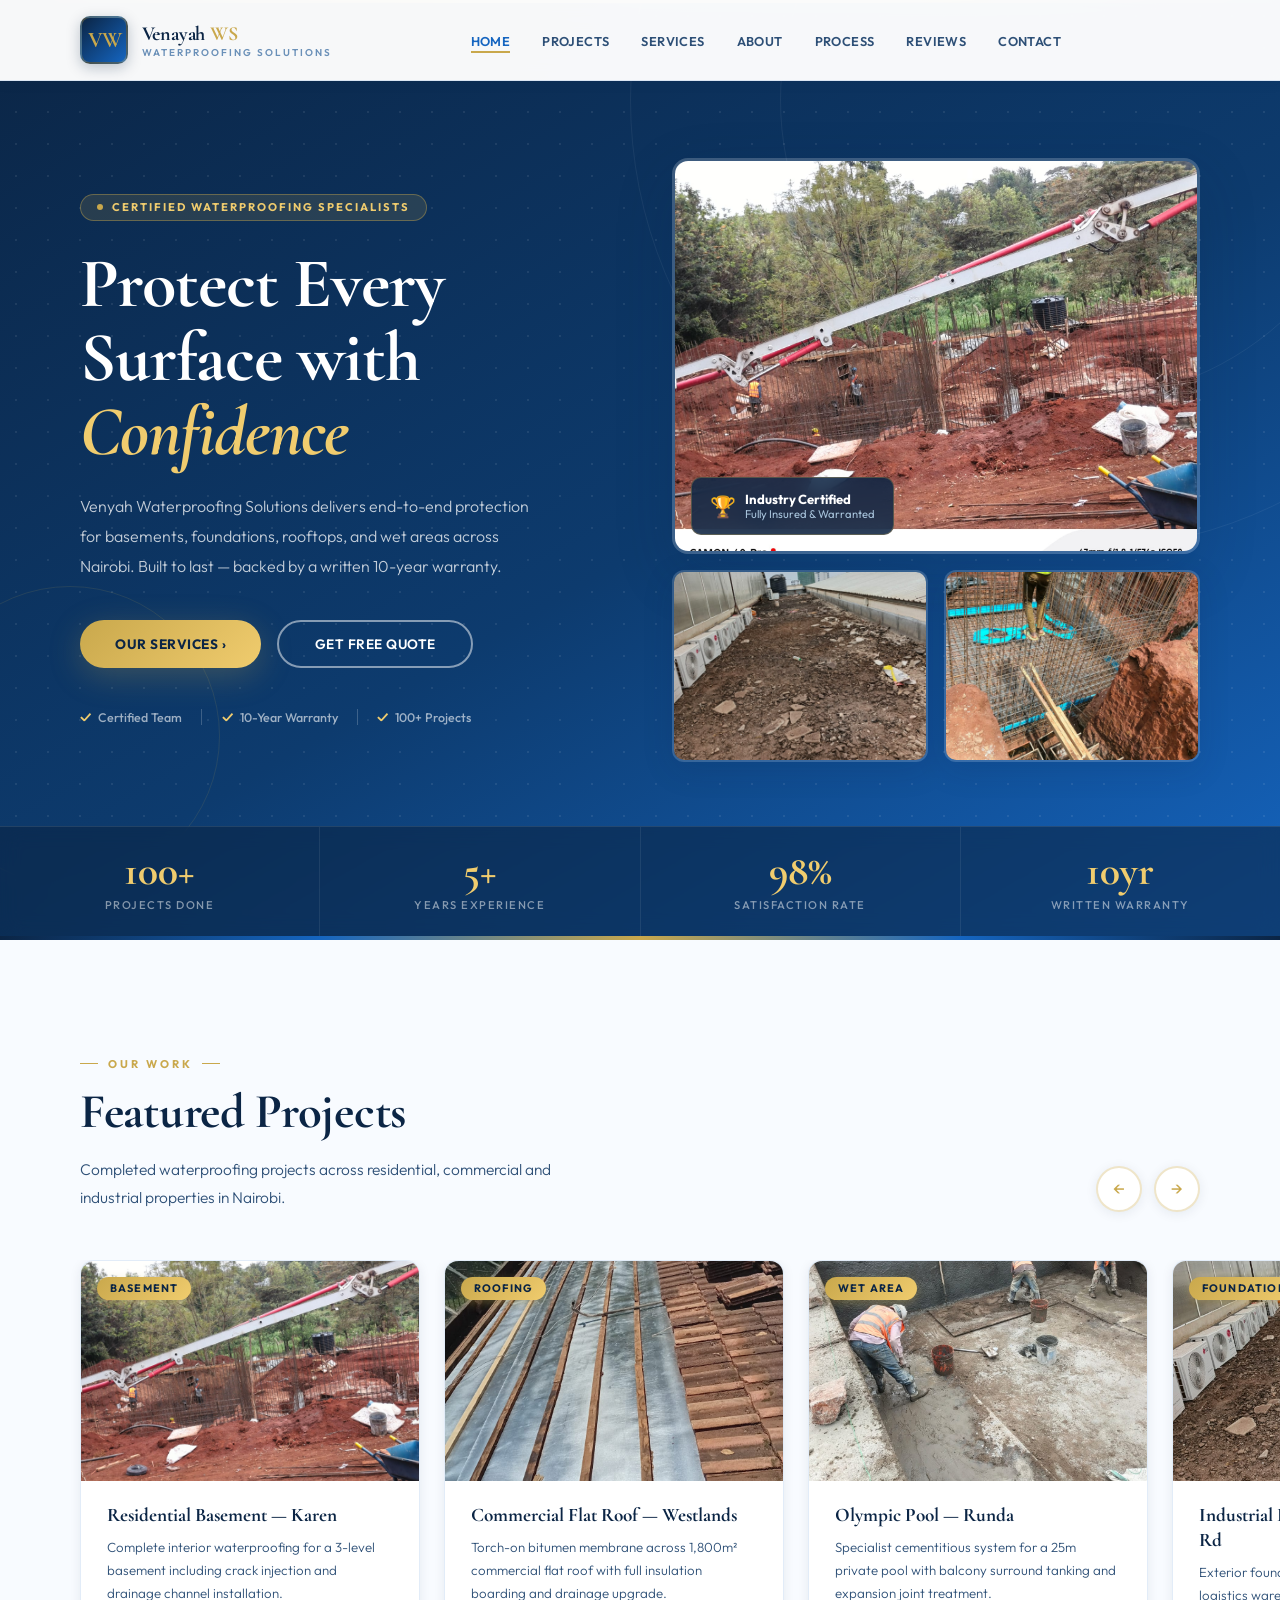
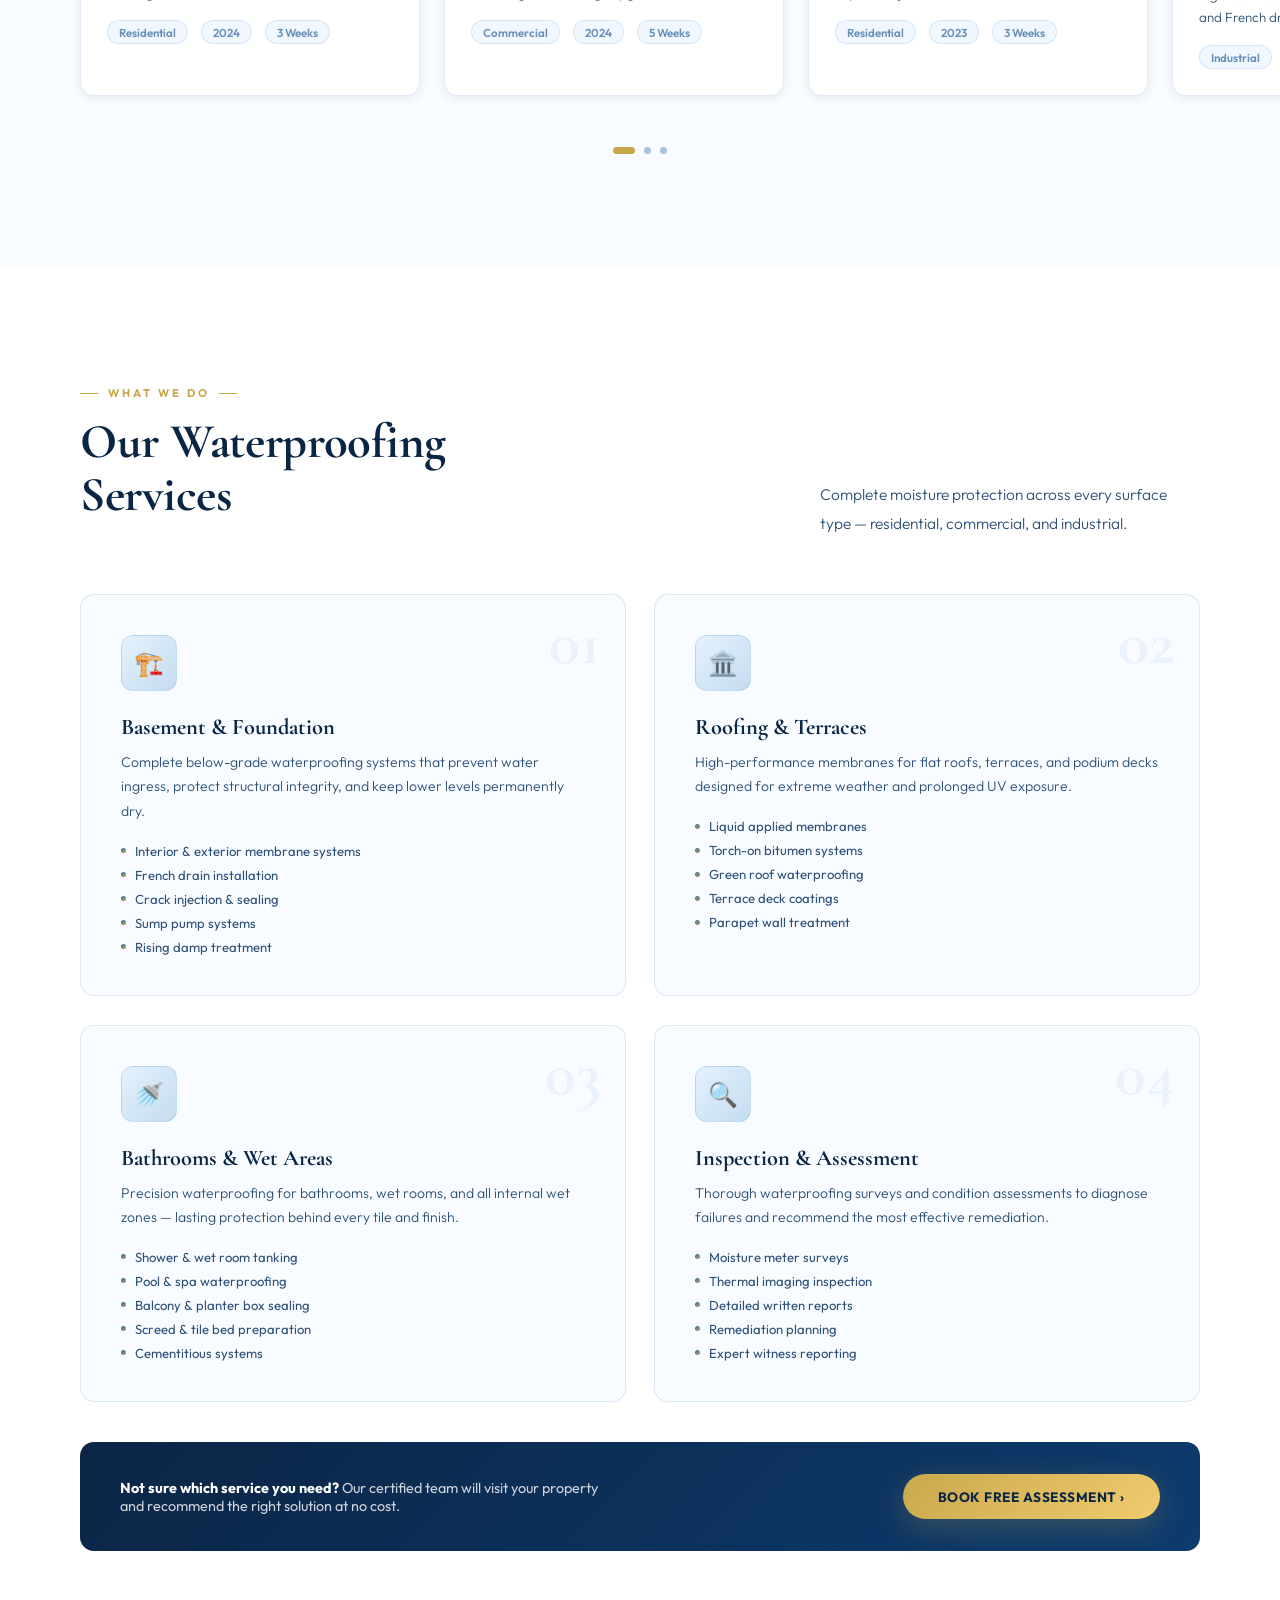
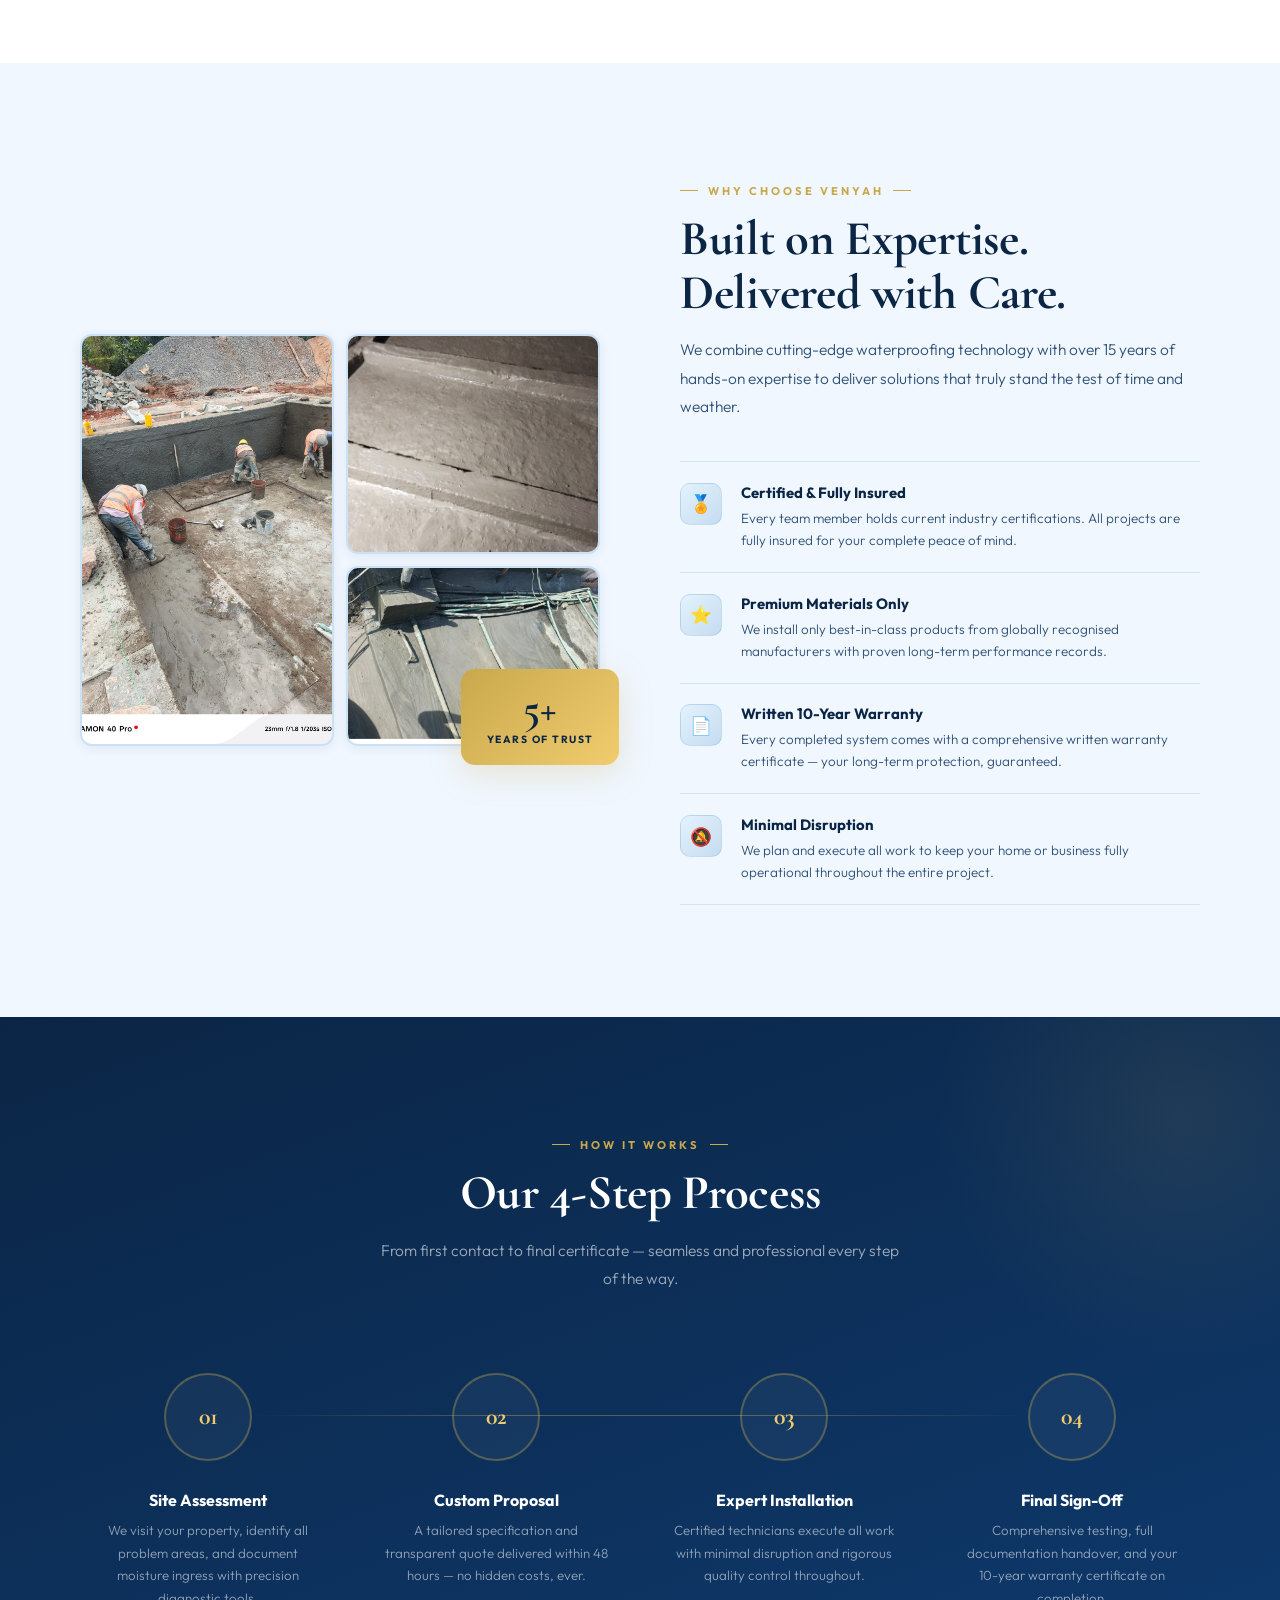
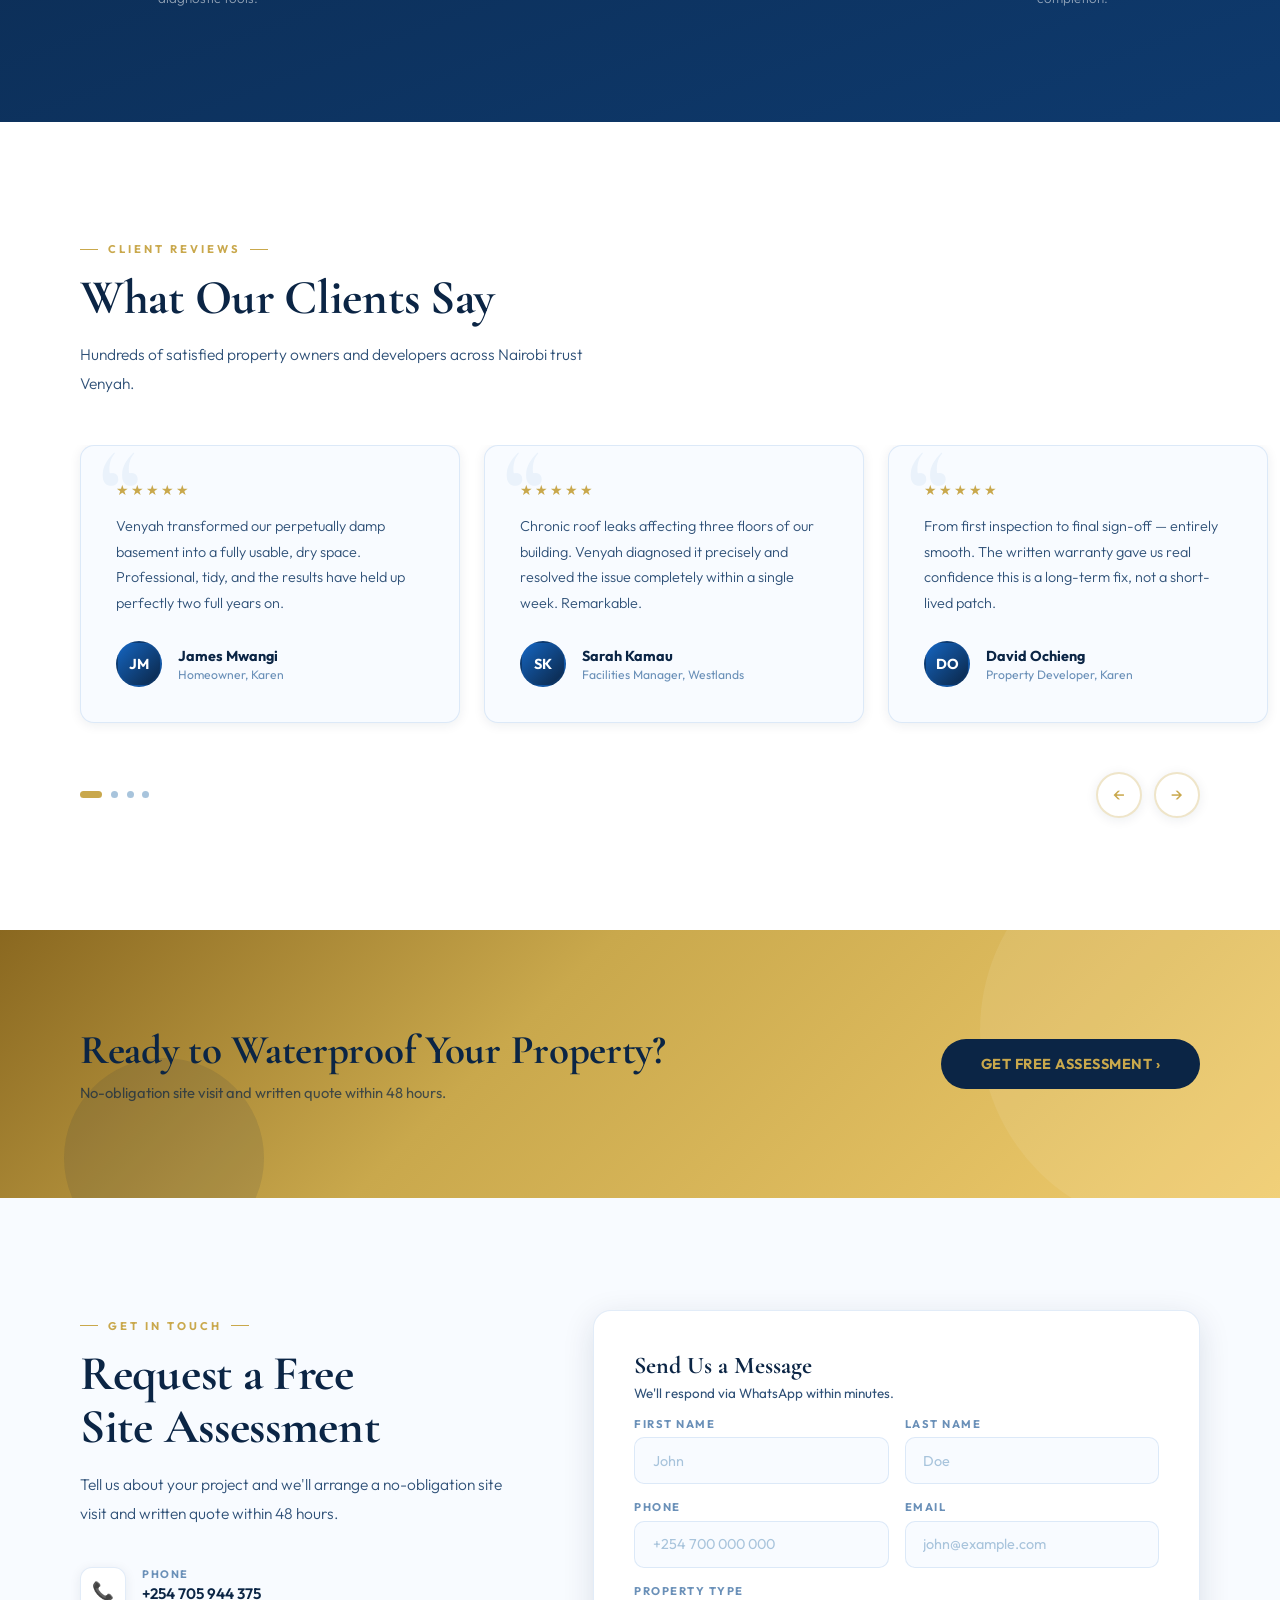
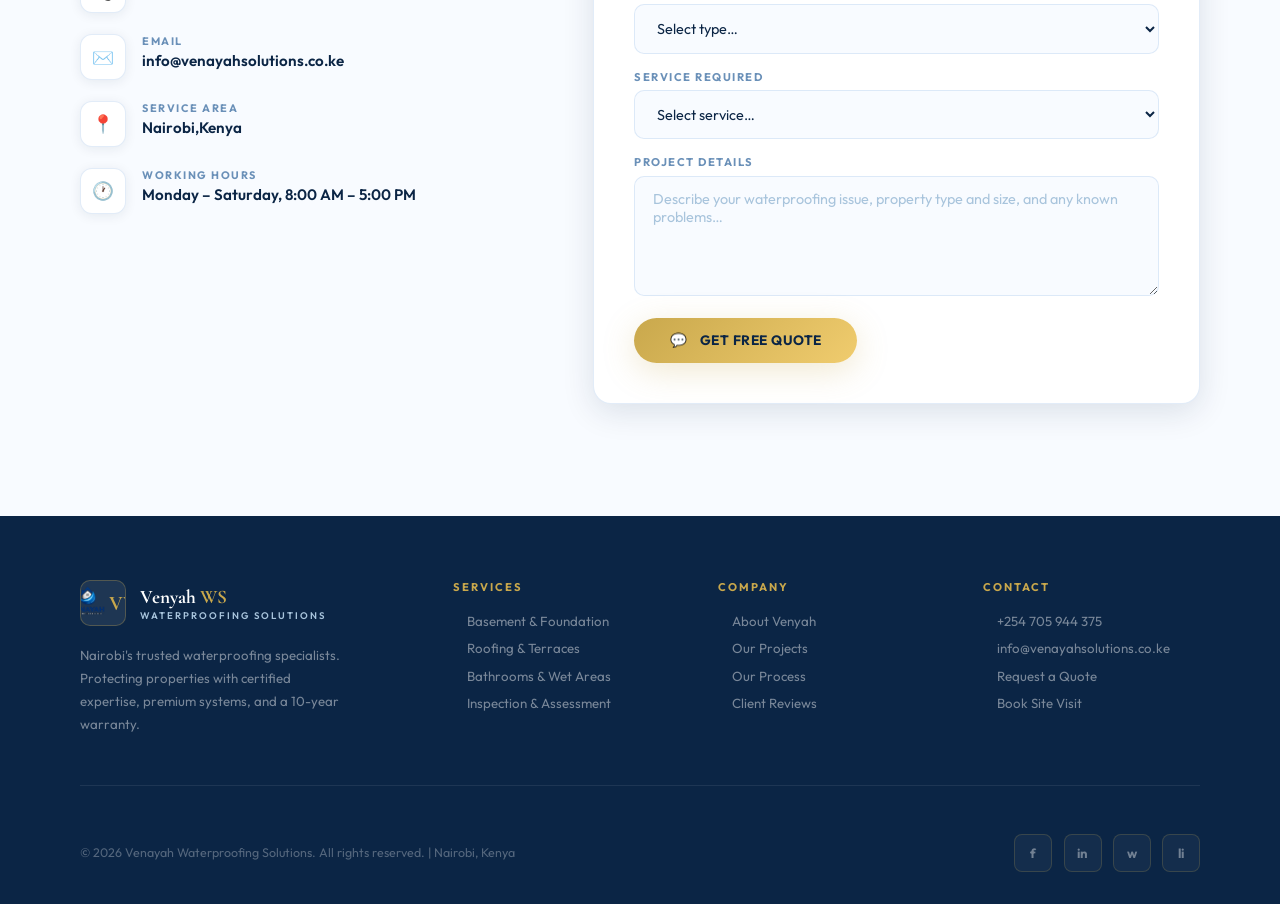
<file: index.html>
<!DOCTYPE html>
<html lang="en">
<head>
  <!-- =====================================================
       HEAD — meta tags, page title, and CSS stylesheet
       • charset: ensures special characters display correctly
       • viewport: makes the site responsive on mobile
       • description: shown by Google in search results
       • styles.css: all the site's visual styling lives here
  ===================================================== -->
  <meta charset="UTF-8" />
  <meta name="viewport" content="width=device-width, initial-scale=1.0" />
  <title>Venayah Waterproofing Solutions</title>
  <meta name="description" content="Venyah Waterproofing Solutions — certified waterproofing for basements, roofing, terraces and wet areas. Nairobi, Kenya." />
  <link rel="stylesheet" href="styles.css" />
</head>
<body>


<!-- =====================================================
     NAVBAR — fixed top navigation bar
     • Stays at the top as the user scrolls
     • Logo on the left, links in the middle, CTA on the right
     • On mobile (≤1100px): links hide, hamburger menu appears
     • "Free Quote" button only appears after scrolling 60px
     TO CHANGE YOUR LOGO:
       1. Save your logo image as  images/logo.png
       2. Inside .logo-mark, uncomment the <img> line
       3. Delete the <div class="logo-mark-inner">VW</div> line
===================================================== -->
<nav id="navbar">
  <a href="#hero" class="nav-brand">
    <div class="logo-mark">
      <div class="logo-mark-inner">VW</div>
    </div>
    <div class="logo-text-wrap">
      <div class="logo-company">Venayah <span>WS</span></div>
      <div class="logo-sub">Waterproofing Solutions</div>
    </div>
  </a>

  <ul class="nav-links">
    <li><a href="#hero">Home</a></li>
    <li><a href="#projects">Projects</a></li>
    <li><a href="#services">Services</a></li>
    <li><a href="#about">About</a></li>
    <li><a href="#process">Process</a></li>
    <li><a href="#testimonials">Reviews</a></li>
    <li><a href="#contact">Contact</a></li>
  </ul>

  <div style="display:flex;gap:.9rem;align-items:center;">
    <button class="btn-primary" id="nav-quote" style="display:none;padding:.65rem 1.5rem;font-size:.78rem;" onclick="goTo('#contact')">Free Quote</button>
    <button class="hamburger" id="ham" aria-label="Menu"><span></span><span></span><span></span></button>
  </div>
</nav>


<!-- =====================================================
     MOBILE MENU — slides down when hamburger is tapped
     • Controlled by closeMob() in main.js
     • Each link calls closeMob() so the menu closes on tap
===================================================== -->
<div class="mobile-menu" id="mob-menu">
  <a href="#hero"         onclick="closeMob()">Home</a>
  <a href="#projects"     onclick="closeMob()">Projects</a>
  <a href="#services"     onclick="closeMob()">Services</a>
  <a href="#about"        onclick="closeMob()">About</a>
  <a href="#process"      onclick="closeMob()">Process</a>
  <a href="#testimonials" onclick="closeMob()">Reviews</a>
  <a href="#contact"      onclick="closeMob()">Contact</a>
  <button class="btn-primary" style="margin-top:.5rem;width:100%;justify-content:center;" onclick="goTo('#contact');closeMob()">Get Free Quote</button>
</div>


<!-- =====================================================
     HERO — full-screen landing section
     • Deep blue gradient background with decorative rings/dots
     • Left side: headline, description, CTA buttons, trust bar
     • Right side: image collage (main photo + 2 sub photos)
     • Bottom: stats bar (Projects / Experience / Satisfaction / Warranty)
     PHOTOS TO REPLACE:
       images/main.jpeg      → main large card
       images/warehose.jpeg  → bottom-left small card
       images/mbs rd.jpeg    → bottom-right small card
===================================================== -->
<section id="hero">
  <!-- Decorative background rings (CSS-only, no images needed) -->
  <div class="hero-ring hero-ring-1"></div>
  <div class="hero-ring hero-ring-2"></div>
  <div class="hero-ring hero-ring-3"></div>
  <div class="hero-dots"></div>
  <div class="hero-accent"></div>

  <div class="hero-body">
    <!-- LEFT COLUMN: text content -->
    <div>
      <!-- Animated badge at the top of the headline -->
      <div class="hero-badge">
        <div class="hero-badge-dot"></div>
        Certified Waterproofing Specialists
      </div>

      <h1>
        Protect Every<br>
        Surface with<br>
        <em>Confidence</em>
      </h1>

      <p class="hero-lead">
        Venyah Waterproofing Solutions delivers end-to-end protection for
        basements, foundations, rooftops, and wet areas across Nairobi.
        Built to last — backed by a written 10-year warranty.
      </p>

      <div class="hero-btns">
        <button class="btn-primary"   onclick="goTo('#services')">Our Services ›</button>
        <button class="btn-secondary" onclick="goTo('#contact')">Get Free Quote</button>
      </div>

      <div class="hero-trust">
        <div class="trust-item">Certified Team</div>
        <div class="trust-sep"></div>
        <div class="trust-item">10-Year Warranty</div>
        <div class="trust-sep"></div>
        <div class="trust-item">100+ Projects</div>
      </div>
    </div>

    <!-- RIGHT COLUMN: image collage (hidden on tablet/mobile) -->
    <div class="hero-visual">
      <div class="hero-img-card">
        <img src="images/main.jpeg" alt="Waterproofing project" />
        <div class="photo-ph">
          <div class="photo-ph-icon">🏗️</div>
          <div class="photo-ph-label">Your main project photo<br><code>images/hero-main.jpg</code></div>
        </div>
        <div class="hero-img-badge">
          <div class="hib-icon">🏆</div>
          <div>
            <div class="hib-title">Industry Certified</div>
            <div class="hib-sub">Fully Insured &amp; Warranted</div>
          </div>
        </div>
      </div>

      <div class="hero-sub-row">
        <div class="hero-sub-card">
          <img src="images/warehose.jpeg" alt="Waterproofing work" />
          <div class="photo-ph">
            <div class="photo-ph-icon">🏠</div>
            <div class="photo-ph-label"><code>images/hero-sub-1.jpg</code></div>
          </div>
        </div>
        <div class="hero-sub-card">
          <img src="images/mbs rd.jpeg" alt="Waterproofing result" />
          <div class="photo-ph">
            <div class="photo-ph-icon">🏢</div>
            <div class="photo-ph-label"><code>images/hero-sub-2.jpg</code></div>
          </div>
        </div>
      </div>
    </div>
  </div>

  <!-- Stats bar — edit the numbers here directly -->
  <div class="hero-stats-bar">
    <div class="hstat reveal"><div class="hstat-num">100+</div><div class="hstat-label">Projects Done</div></div>
    <div class="hstat reveal"><div class="hstat-num">5+</div> <div class="hstat-label">Years Experience</div></div>
    <div class="hstat reveal"><div class="hstat-num">98%</div> <div class="hstat-label">Satisfaction Rate</div></div>
    <div class="hstat reveal"><div class="hstat-num">10yr</div><div class="hstat-label">Written Warranty</div></div>
  </div>
</section>


<!-- =====================================================
     PROJECTS CAROUSEL — scrollable cards of past work
     • Auto-plays every 5 seconds, pauses on hover
     • Supports touch/swipe on mobile
     • Arrow buttons: #pp (previous) and #pn (next)
     • Dots are generated automatically by main.js
     TO ADD A NEW PROJECT CARD:
       1. Copy one <div class="proj-card">…</div> block
       2. Paste it before the closing </div> of #proj-track
       3. Update the image src, title, description, and meta tags
===================================================== -->
<section id="projects">
  <div class="proj-header">
    <div>
      <div class="eyebrow">Our Work</div>
      <h2 class="section-title">Featured Projects</h2>
      <p class="section-lead">Completed waterproofing projects across residential, commercial and industrial properties in Nairobi.</p>
    </div>
    <div class="proj-ctrl-row">
      <button class="ctrl-btn" id="pp" aria-label="Previous">&#8592;</button>
      <button class="ctrl-btn" id="pn" aria-label="Next">&#8594;</button>
    </div>
  </div>

  <div class="carousel-wrap">
    <div class="carousel-track" id="proj-track">
      <div class="proj-card">
        <div class="proj-photo">
          <img src="images/main.jpeg" alt="Basement waterproofing Karen" />
          <div class="photo-ph"></div>
          <span class="proj-tag">Basement</span>
        </div>
        <div class="proj-body">
          <div class="proj-title">Residential Basement — Karen</div>
          <div class="proj-desc">Complete interior waterproofing for a 3-level basement including crack injection and drainage channel installation.</div>
          <div class="proj-meta"><span>Residential</span><span>2024</span><span>3 Weeks</span></div>
        </div>
      </div>

      <div class="proj-card">
        <div class="proj-photo">
          <img src="images/flatroof.jpeg" alt="Commercial flat roof Westlands" />
          <div class="photo-ph">
            <div class="photo-ph-icon">🏢</div>
            <div class="photo-ph-label">Project photo<br><code>images/project-2.jpg</code></div>
          </div>
          <span class="proj-tag">Roofing</span>
        </div>
        <div class="proj-body">
          <div class="proj-title">Commercial Flat Roof — Westlands</div>
          <div class="proj-desc">Torch-on bitumen membrane across 1,800m² commercial flat roof with full insulation boarding and drainage upgrade.</div>
          <div class="proj-meta"><span>Commercial</span><span>2024</span><span>5 Weeks</span></div>
        </div>
      </div>

      <div class="proj-card">
        <div class="proj-photo">
          <img src="images/pool.jpeg" alt="Pool waterproofing Runda" />
          <div class="photo-ph">
            <div class="photo-ph-icon">🏊</div>
            <div class="photo-ph-label">Project photo<br><code>images/project-4.jpg</code></div>
          </div>
          <span class="proj-tag">Wet Area</span>
        </div>
        <div class="proj-body">
          <div class="proj-title">Olympic Pool — Runda</div>
          <div class="proj-desc">Specialist cementitious system for a 25m private pool with balcony surround tanking and expansion joint treatment.</div>
          <div class="proj-meta"><span>Residential</span><span>2023</span><span>3 Weeks</span></div>
        </div>
      </div>

      <div class="proj-card">
        <div class="proj-photo">
          <img src="images/warehose.jpeg" alt="Industrial foundation Mombasa Road" />
          <div class="photo-ph">
            <div class="photo-ph-icon">🏭</div>
            <div class="photo-ph-label">Project photo<br><code>images/project-5.jpg</code></div>
          </div>
          <span class="proj-tag">Foundation</span>
        </div>
        <div class="proj-body">
          <div class="proj-title">Industrial Foundation — Mombasa Rd</div>
          <div class="proj-desc">Exterior foundation waterproofing for a logistics warehouse including drainage board and French drain system.</div>
          <div class="proj-meta"><span>Industrial</span><span>2023</span><span>4 Weeks</span></div>
        </div>
      </div>

      <div class="proj-card">
        <div class="proj-photo">
          <img src="images/bathroom.jpeg" alt="Wet room suites Kileleshwa" />
          <div class="photo-ph">
            <div class="photo-ph-icon">🛁</div>
            <div class="photo-ph-label">Project photo<br><code>images/project-6.jpg</code></div>
          </div>
          <span class="proj-tag">Wet Area</span>
        </div>
        <div class="proj-body">
          <div class="proj-title">Luxury Wet Rooms — Kileleshwa</div>
          <div class="proj-desc">Full bathroom and wet room tanking for 8 en-suite bathrooms in a new-build luxury apartment block.</div>
          <div class="proj-meta"><span>Residential</span><span>2024</span><span>2 Weeks</span></div>
        </div>
      </div>
    </div>
  </div>
  <div class="carousel-dots" id="proj-dots"></div>
</section>


<!-- =====================================================
     SERVICES — 2×2 grid of service cards
     • Each card has a number, icon, heading, description, and list
     • Cards animate in on scroll (.reveal class)
     • Bottom strip has a CTA button linking to #contact
     TO ADD OR EDIT A SERVICE:
       Change the icon (emoji), h3 heading, <p> text, and <li> items
===================================================== -->
<section id="services">
  <div class="svc-head reveal">
    <div>
      <div class="eyebrow">What We Do</div>
      <h2 class="section-title">Our Waterproofing<br>Services</h2>
    </div>
    <p class="section-lead" style="max-width:380px;">
      Complete moisture protection across every surface type — residential, commercial, and industrial.
    </p>
  </div>

  <div class="svc-grid">
    <div class="svc-card reveal">
      <div class="svc-card-num">01</div>
      <div class="svc-icon">🏗️</div>
      <h3>Basement &amp; Foundation</h3>
      <p>Complete below-grade waterproofing systems that prevent water ingress, protect structural integrity, and keep lower levels permanently dry.</p>
      <ul class="svc-list">
        <li>Interior &amp; exterior membrane systems</li>
        <li>French drain installation</li>
        <li>Crack injection &amp; sealing</li>
        <li>Sump pump systems</li>
        <li>Rising damp treatment</li>
      </ul>
    </div>

    <div class="svc-card reveal">
      <div class="svc-card-num">02</div>
      <div class="svc-icon">🏛️</div>
      <h3>Roofing &amp; Terraces</h3>
      <p>High-performance membranes for flat roofs, terraces, and podium decks designed for extreme weather and prolonged UV exposure.</p>
      <ul class="svc-list">
        <li>Liquid applied membranes</li>
        <li>Torch-on bitumen systems</li>
        <li>Green roof waterproofing</li>
        <li>Terrace deck coatings</li>
        <li>Parapet wall treatment</li>
      </ul>
    </div>

    <div class="svc-card reveal">
      <div class="svc-card-num">03</div>
      <div class="svc-icon">🚿</div>
      <h3>Bathrooms &amp; Wet Areas</h3>
      <p>Precision waterproofing for bathrooms, wet rooms, and all internal wet zones — lasting protection behind every tile and finish.</p>
      <ul class="svc-list">
        <li>Shower &amp; wet room tanking</li>
        <li>Pool &amp; spa waterproofing</li>
        <li>Balcony &amp; planter box sealing</li>
        <li>Screed &amp; tile bed preparation</li>
        <li>Cementitious systems</li>
      </ul>
    </div>

    <div class="svc-card reveal">
      <div class="svc-card-num">04</div>
      <div class="svc-icon">🔍</div>
      <h3>Inspection &amp; Assessment</h3>
      <p>Thorough waterproofing surveys and condition assessments to diagnose failures and recommend the most effective remediation.</p>
      <ul class="svc-list">
        <li>Moisture meter surveys</li>
        <li>Thermal imaging inspection</li>
        <li>Detailed written reports</li>
        <li>Remediation planning</li>
        <li>Expert witness reporting</li>
      </ul>
    </div>
  </div>

  <div class="svc-cta-strip reveal">
    <p><strong>Not sure which service you need?</strong> Our certified team will visit your property and recommend the right solution at no cost.</p>
    <button class="btn-primary" onclick="goTo('#contact')">Book Free Assessment ›</button>
  </div>
</section>


<!-- =====================================================
     ABOUT — two-column layout: photo mosaic + text
     • Left: 3-photo mosaic grid with a "15+ Years" badge overlay
     • Right: heading, intro text, 4 feature rows
     PHOTOS TO REPLACE:
       images/pool.jpeg       → tall left cell (spans 2 rows)
       images/completed1.jpeg → top right cell
       images/comp2.jpeg      → bottom right cell
===================================================== -->
<section id="about">
  <div class="about-grid">
    <div class="about-mosaic reveal">
      <div class="mosaic-grid">
        <div class="mosaic-cell">
          <img src="images/pool.jpeg" alt="Venyah team on site" />
          <div class="photo-ph">
            <div class="photo-ph-icon">👷</div>
            <div class="photo-ph-label">Team photo<br><code>images/about-tall.jpg</code></div>
          </div>
        </div>
        <div class="mosaic-cell">
          <img src="images/completed1.jpeg" alt="Waterproofing membrane application" />
          <div class="photo-ph">
            <div class="photo-ph-icon">🔧</div>
            <div class="photo-ph-label">Work photo<br><code>images/about-top.jpg</code></div>
          </div>
        </div>
        <div class="mosaic-cell">
          <img src="images/comp2.jpeg" alt="Completed waterproofing project" />
          <div class="photo-ph">
            <div class="photo-ph-icon">✅</div>
            <div class="photo-ph-label">Result photo<br><code>images/about-bottom.jpg</code></div>
          </div>
        </div>
      </div>
      <div class="about-exp-badge">
        <div class="big">5+</div>
        <div class="sm">Years of Trust</div>
      </div>
    </div>

    <div class="reveal">
      <div class="eyebrow">Why Choose Venyah</div>
      <h2 class="section-title">Built on Expertise.<br>Delivered with Care.</h2>
      <p class="section-lead">
        We combine cutting-edge waterproofing technology with over 15 years of hands-on
        expertise to deliver solutions that truly stand the test of time and weather.
      </p>
      <div class="about-feats">
        <div class="about-feat">
          <div class="af-icon">🏅</div>
          <div>
            <div class="af-title">Certified &amp; Fully Insured</div>
            <p class="af-desc">Every team member holds current industry certifications. All projects are fully insured for your complete peace of mind.</p>
          </div>
        </div>
        <div class="about-feat">
          <div class="af-icon">⭐</div>
          <div>
            <div class="af-title">Premium Materials Only</div>
            <p class="af-desc">We install only best-in-class products from globally recognised manufacturers with proven long-term performance records.</p>
          </div>
        </div>
        <div class="about-feat">
          <div class="af-icon">📄</div>
          <div>
            <div class="af-title">Written 10-Year Warranty</div>
            <p class="af-desc">Every completed system comes with a comprehensive written warranty certificate — your long-term protection, guaranteed.</p>
          </div>
        </div>
        <div class="about-feat">
          <div class="af-icon">🔕</div>
          <div>
            <div class="af-title">Minimal Disruption</div>
            <p class="af-desc">We plan and execute all work to keep your home or business fully operational throughout the entire project.</p>
          </div>
        </div>
      </div>
    </div>
  </div>
</section>


<!-- =====================================================
     PROCESS — dark blue section, 4 steps in a row
     • A decorative gold line connects the step circles on desktop
     • Hovering a step circle fills it gold
     • TO EDIT: change the step-title and step-desc text below
===================================================== -->
<section id="process">
  <div class="process-hd reveal">
    <div class="eyebrow">How It Works</div>
    <h2 class="section-title">Our 4-Step Process</h2>
    <p class="section-lead">From first contact to final certificate — seamless and professional every step of the way.</p>
  </div>
  <div class="steps-grid">
    <div class="step-item reveal">
      <div class="step-num">01</div>
      <div class="step-title">Site Assessment</div>
      <p class="step-desc">We visit your property, identify all problem areas, and document moisture ingress with precision diagnostic tools.</p>
    </div>
    <div class="step-item reveal">
      <div class="step-num">02</div>
      <div class="step-title">Custom Proposal</div>
      <p class="step-desc">A tailored specification and transparent quote delivered within 48 hours — no hidden costs, ever.</p>
    </div>
    <div class="step-item reveal">
      <div class="step-num">03</div>
      <div class="step-title">Expert Installation</div>
      <p class="step-desc">Certified technicians execute all work with minimal disruption and rigorous quality control throughout.</p>
    </div>
    <div class="step-item reveal">
      <div class="step-num">04</div>
      <div class="step-title">Final Sign-Off</div>
      <p class="step-desc">Comprehensive testing, full documentation handover, and your 10-year warranty certificate on completion.</p>
    </div>
  </div>
</section>


<!-- =====================================================
     TESTIMONIALS CAROUSEL — client review cards
     • Same carousel engine as #projects
     • Arrow buttons: #tp (previous) and #tn (next)
     TO ADD A REVIEW:
       1. Copy one <div class="testi-card">…</div> block
       2. Update stars, quote text, initials, name, and role
===================================================== -->
<section id="testimonials">
  <div class="testi-hd reveal">
    <div class="eyebrow">Client Reviews</div>
    <h2 class="section-title">What Our Clients Say</h2>
    <p class="section-lead">Hundreds of satisfied property owners and developers across Nairobi trust Venyah.</p>
  </div>

  <div class="carousel-wrap">
    <div class="carousel-track" id="testi-track">
      <div class="testi-card">
        <div class="testi-stars">★★★★★</div>
        <p class="testi-body">Venyah transformed our perpetually damp basement into a fully usable, dry space. Professional, tidy, and the results have held up perfectly two full years on.</p>
        <div class="testi-person">
          <div class="testi-av">JM</div>
          <div><div class="testi-name">James Mwangi</div><div class="testi-role">Homeowner, Karen</div></div>
        </div>
      </div>

      <div class="testi-card">
        <div class="testi-stars">★★★★★</div>
        <p class="testi-body">Chronic roof leaks affecting three floors of our building. Venyah diagnosed it precisely and resolved the issue completely within a single week. Remarkable.</p>
        <div class="testi-person">
          <div class="testi-av">SK</div>
          <div><div class="testi-name">Sarah Kamau</div><div class="testi-role">Facilities Manager, Westlands</div></div>
        </div>
      </div>

      <div class="testi-card">
        <div class="testi-stars">★★★★★</div>
        <p class="testi-body">From first inspection to final sign-off — entirely smooth. The written warranty gave us real confidence this is a long-term fix, not a short-lived patch.</p>
        <div class="testi-person">
          <div class="testi-av">DO</div>
          <div><div class="testi-name">David Ochieng</div><div class="testi-role">Property Developer, Karen</div></div>
        </div>
      </div>

      <div class="testi-card">
        <div class="testi-stars">★★★★★</div>
        <p class="testi-body">They waterproofed all 12 bathrooms before tiling. Zero issues reported by any tenant in 18 months. Absolutely worth every shilling — highly recommended.</p>
        <div class="testi-person">
          <div class="testi-av">PN</div>
          <div><div class="testi-name">Patricia Ngugi</div><div class="testi-role">Property Owner, Kileleshwa</div></div>
        </div>
      </div>

      <div class="testi-card">
        <div class="testi-stars">★★★★★</div>
        <p class="testi-body">Our pool had been leaking for two years. Two other contractors failed permanently. Venyah found the exact cause and it has been bone dry ever since.</p>
        <div class="testi-person">
          <div class="testi-av">AO</div>
          <div><div class="testi-name">Anthony Otieno</div><div class="testi-role">Homeowner, Runda</div></div>
        </div>
      </div>

      <div class="testi-card">
        <div class="testi-stars">★★★★★</div>
        <p class="testi-body">On time, on schedule, and left the site cleaner than they found it. As an architect I'll be recommending Venyah to every client — the quality is simply excellent.</p>
        <div class="testi-person">
          <div class="testi-av">FM</div>
          <div><div class="testi-name">Faith Muriithi</div><div class="testi-role">Architect, Nairobi CBD</div></div>
        </div>
      </div>
    </div>
  </div>

  <div class="testi-foot">
    <div class="carousel-dots" id="testi-dots"></div>
    <div style="display:flex;gap:.75rem;">
      <button class="ctrl-btn" id="tp" aria-label="Previous">&#8592;</button>
      <button class="ctrl-btn" id="tn" aria-label="Next">&#8594;</button>
    </div>
  </div>
</section>


<!-- =====================================================
     CTA BANNER — gold gradient full-width call-to-action strip
     • Sits between Testimonials and Contact sections
     • Button scrolls user down to #contact
===================================================== -->
<div id="cta">
  <div class="cta-text">
    <h2>Ready to Waterproof Your Property?</h2>
    <p>No-obligation site visit and written quote within 48 hours.</p>
  </div>
  <button class="btn-navy" style="background:var(--blue-deep);color:var(--gold);border:none;border-radius:50px;padding:1rem 2.5rem;font-family:'Outfit',sans-serif;font-size:.9rem;font-weight:700;letter-spacing:.5px;text-transform:uppercase;cursor:pointer;transition:all .3s;white-space:nowrap;position:relative;z-index:1;" onclick="goTo('#contact')" onmouseover="this.style.background='#0d3b6e'" onmouseout="this.style.background='var(--blue-deep)'">
    Get Free Assessment ›
  </button>
</div>


<!-- =====================================================
     CONTACT — two-column layout: info + form
     • Left: contact details (phone, email, area, hours)
     • Right: quote request form
     HOW THE FORM WORKS (no backend needed):
       1. User fills in the form and clicks submit
       2. WhatsApp opens in a new tab with a pre-filled message
       3. Email client opens 0.6s later addressed to your inbox
       4. User just hits Send in both apps
     TO CHANGE YOUR WHATSAPP NUMBER OR EMAIL:
       Open main.js and update these two lines at the bottom:
         const WHATSAPP_NUMBER = '254702548896';
         const RECIPIENT_EMAIL = 'info@venyahwaterproofing.co.ke';
===================================================== -->
<section id="contact">
  <div class="contact-grid">

    <div class="reveal">
      <div class="eyebrow">Get In Touch</div>
      <h2 class="section-title">Request a Free<br>Site Assessment</h2>
      <p class="section-lead">
        Tell us about your project and we'll arrange a no-obligation site visit
        and written quote within 48 hours.
      </p>
      <div class="contact-info-items">
        <div class="c-item">
          <div class="c-ico">📞</div>
          <div>
            <div class="c-lbl">Phone</div>
            <div class="c-val">+254 705 944 375</div>
          </div>
        </div>
        <div class="c-item">
          <div class="c-ico">✉️</div>
          <div>
            <div class="c-lbl">Email</div>
            <div class="c-val"><a href="/cdn-cgi/l/email-protection" class="__cf_email__" data-cfemail="20494e464f6056454e594148574154455250524f4f46494e470e434f0e4b45">info@venayahsolutions.co.ke</a></div>
          </div>
        </div>
        <div class="c-item">
          <div class="c-ico">📍</div>
          <div>
            <div class="c-lbl">Service Area</div>
            <div class="c-val">Nairobi,Kenya</div>
          </div>
        </div>
        <div class="c-item">
          <div class="c-ico">🕐</div>
          <div>
            <div class="c-lbl">Working Hours</div>
            <div class="c-val">Monday – Saturday, 8:00 AM – 5:00 PM</div>
          </div>
        </div>
      </div>
    </div>

    <div class="reveal">
      <div class="contact-form-wrap">
        <div class="form-title">Send Us a Message</div>
        <div class="form-sub">We'll respond via WhatsApp within minutes.</div>
        <form class="contact-form" id="cform" onsubmit="submitForm(event)">
          <div class="f-row">
            <div class="f-group"><label>First Name</label><input id="f-firstname" type="text"  placeholder="John" required /></div>
            <div class="f-group"><label>Last Name</label> <input id="f-lastname"  type="text"  placeholder="Doe"  required /></div>
          </div>
          <div class="f-row">
            <div class="f-group"><label>Phone</label><input id="f-phone" type="tel"   placeholder="+254 700 000 000" required /></div>
            <div class="f-group"><label>Email</label><input id="f-email" type="email" placeholder="john@example.com" /></div>
          </div>
          <div class="f-group">
            <label>Property Type</label>
            <select id="f-property">
              <option value="">Select type…</option>
              <option>Residential — House</option>
              <option>Residential — Apartment</option>
              <option>Commercial — Office</option>
              <option>Commercial — Retail</option>
              <option>Industrial</option>
              <option>Mixed Use</option>
            </select>
          </div>
          <div class="f-group">
            <label>Service Required</label>
            <select id="f-service" required>
              <option value="">Select service…</option>
              <option>Basement &amp; Foundation Waterproofing</option>
              <option>Roofing &amp; Terrace Waterproofing</option>
              <option>Bathroom &amp; Wet Area Waterproofing</option>
              <option>Inspection &amp; Assessment Only</option>
              <option>Multiple / Not Sure</option>
            </select>
          </div>
          <div class="f-group">
            <label>Project Details</label>
            <textarea id="f-details" placeholder="Describe your waterproofing issue, property type and size, and any known problems…" required></textarea>
          </div>
          <button type="submit" class="btn-primary" style="align-self:flex-start;margin-top:.4rem;">
            <span style="margin-right:.3rem;">💬</span> Get Free Quote
          </button>
          <div class="success-msg" id="smsg">✓ WhatsApp &amp; your email client are opening — your enquiry is on its way!</div>
        </form>
      </div>
    </div>

  </div>
</section>


<!-- =====================================================
     FOOTER — dark blue, 4-column grid
     • Col 1: logo, brand description
     • Col 2: Services links
     • Col 3: Company links
     • Col 4: Contact links
     • Bottom bar: copyright + social icon buttons
     TO LINK SOCIAL BUTTONS: add onclick="window.open('URL','_blank')"
     to each .social-btn button (WhatsApp button already linked)
===================================================== -->
<footer>
  <div class="footer-top">
    <div>
      <div class="footer-logo-area">
        <div class="footer-logo-mark">
          <img src="images/logo.png" alt="Venyah Logo" />
          <div class="footer-logo-mark-inner">VW</div>
        </div>
        <div>
          <div class="footer-brand-name">Venyah <span>WS</span></div>
          <div class="footer-brand-sub">Waterproofing Solutions</div>
        </div>
      </div>
      <p class="footer-brand-desc">
        Nairobi's trusted waterproofing specialists. Protecting properties
        with certified expertise, premium systems, and a 10-year warranty.
      </p>
    </div>

    <div class="footer-col">
      <h4>Services</h4>
      <ul>
        <li><a href="#services">Basement &amp; Foundation</a></li>
        <li><a href="#services">Roofing &amp; Terraces</a></li>
        <li><a href="#services">Bathrooms &amp; Wet Areas</a></li>
        <li><a href="#services">Inspection &amp; Assessment</a></li>
      </ul>
    </div>

    <div class="footer-col">
      <h4>Company</h4>
      <ul>
        <li><a href="#about">About Venyah</a></li>
        <li><a href="#projects">Our Projects</a></li>
        <li><a href="#process">Our Process</a></li>
        <li><a href="#testimonials">Client Reviews</a></li>
      </ul>
    </div>

    <div class="footer-col">
      <h4>Contact</h4>
      <ul>
        <li><a href="tel:+254705944375">+254 705 944 375</a></li>
        <li><a href="/cdn-cgi/l/email-protection#f0999e969fb086959e899198879184958280829f9f96999e97de939fde9b95"><span class="__cf_email__" data-cfemail="3950575f56794f5c574058514e584d5c4b494b56565f50575e175a5617525c">info@venayahsolutions.co.ke</span></a></li>
        <li><a href="#contact">Request a Quote</a></li>
        <li><a href="#contact">Book Site Visit</a></li>
      </ul>
    </div>
  </div>

  <div class="footer-bottom">
    <p class="footer-copy">© 2026 Venayah Waterproofing Solutions. All rights reserved. | Nairobi, Kenya</p>
    <div class="footer-socials">
      <button class="social-btn" aria-label="Facebook">f</button>
      
      <button class="social-btn" aria-label="Instagram">in</button>
      <button class="social-btn" aria-label="WhatsApp" onclick="window.open('https://wa.me/254705944375','_blank')">w</button>
      <button class="social-btn" aria-label="LinkedIn">li</button>
    </div>
  </div>
</footer>

<!-- main.js: navbar scroll, hamburger, carousels, reveal animations,
     and the submitForm() function that sends to WhatsApp + email -->
<script src="main.js"></script>
</body>
</html>
</file>
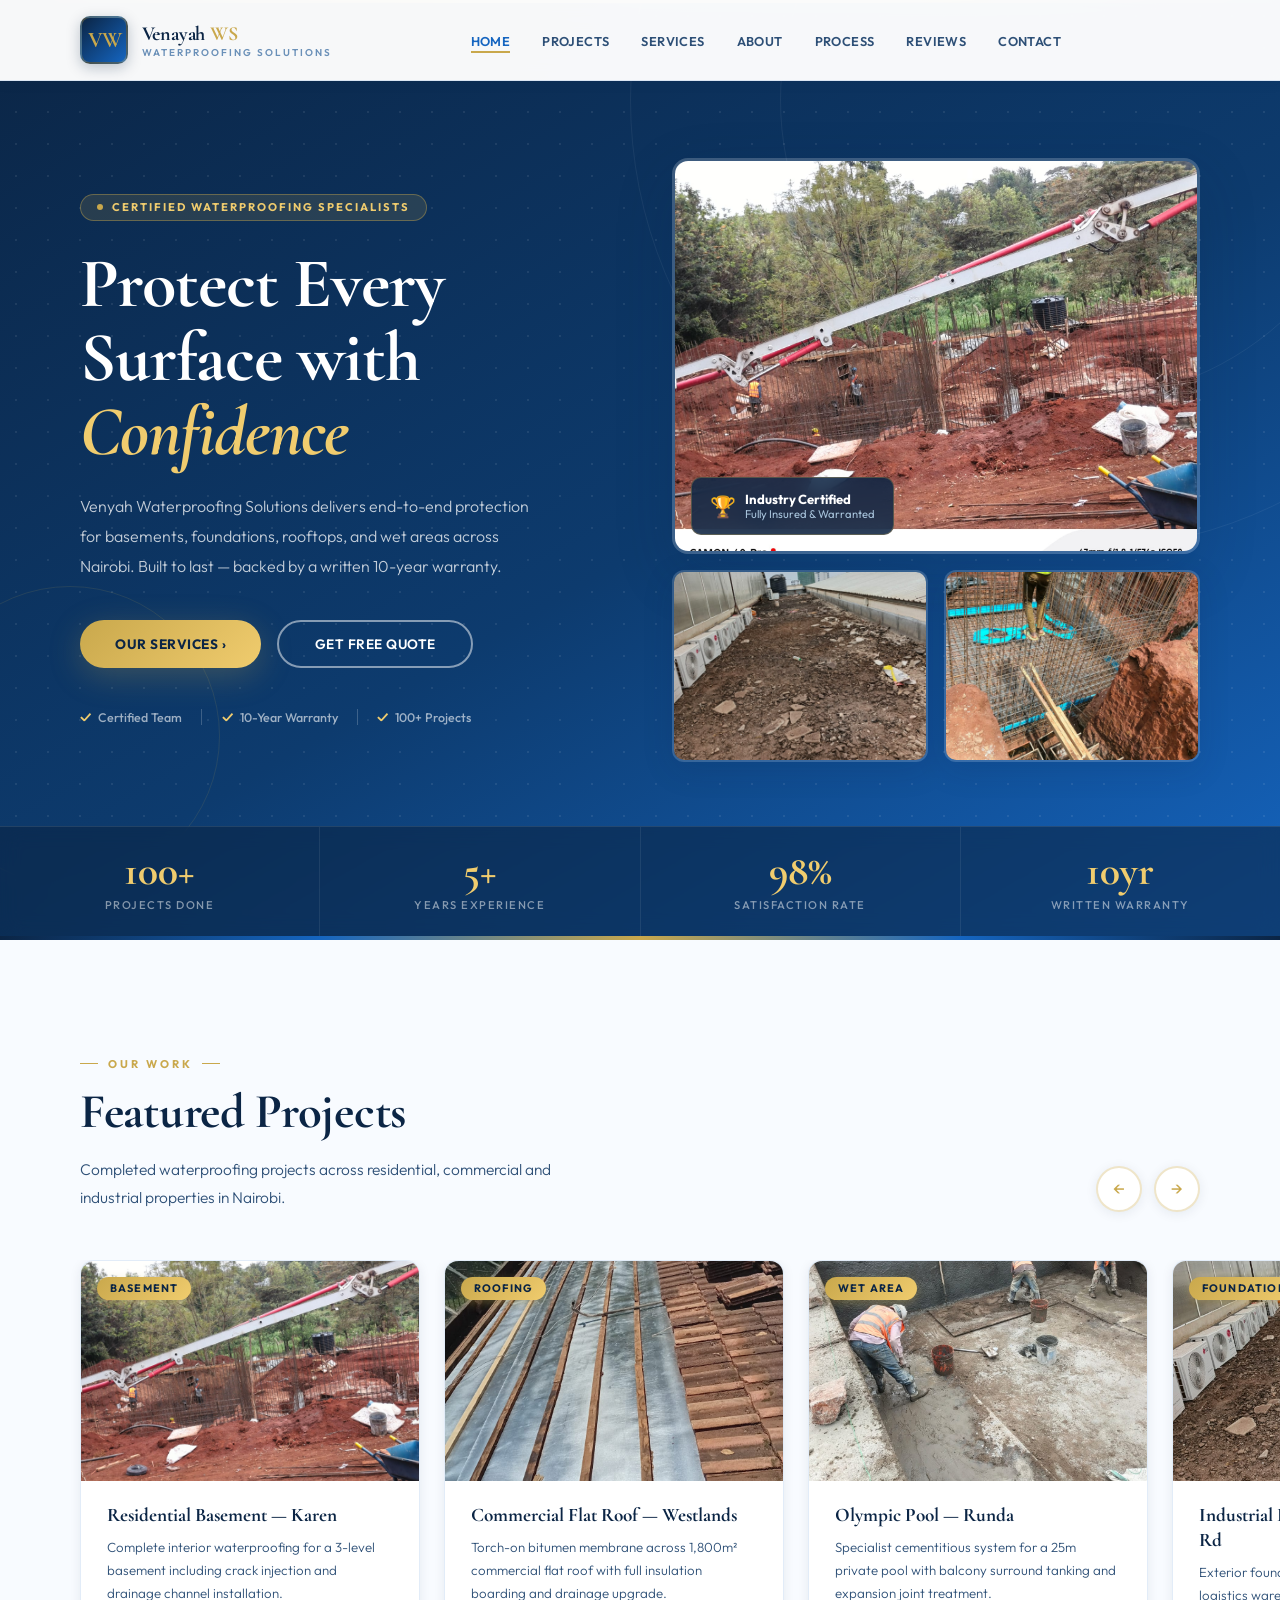
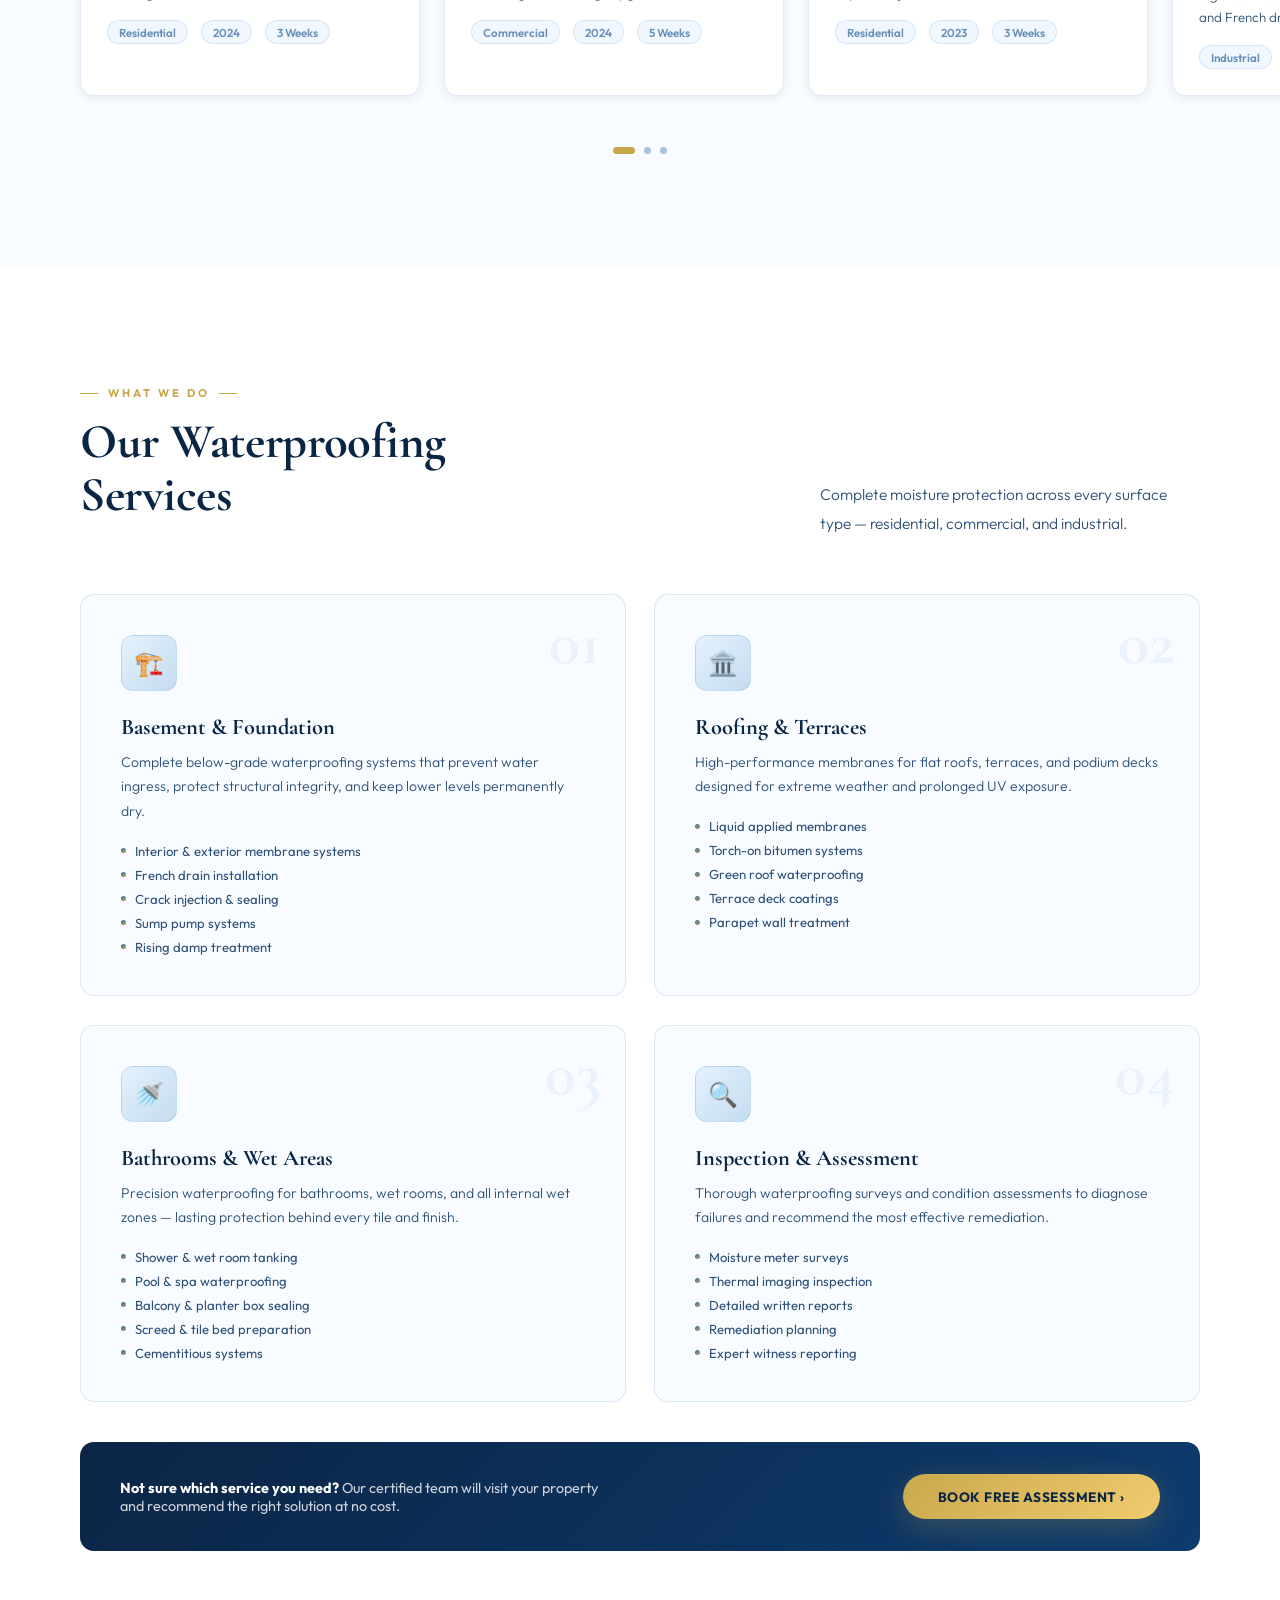
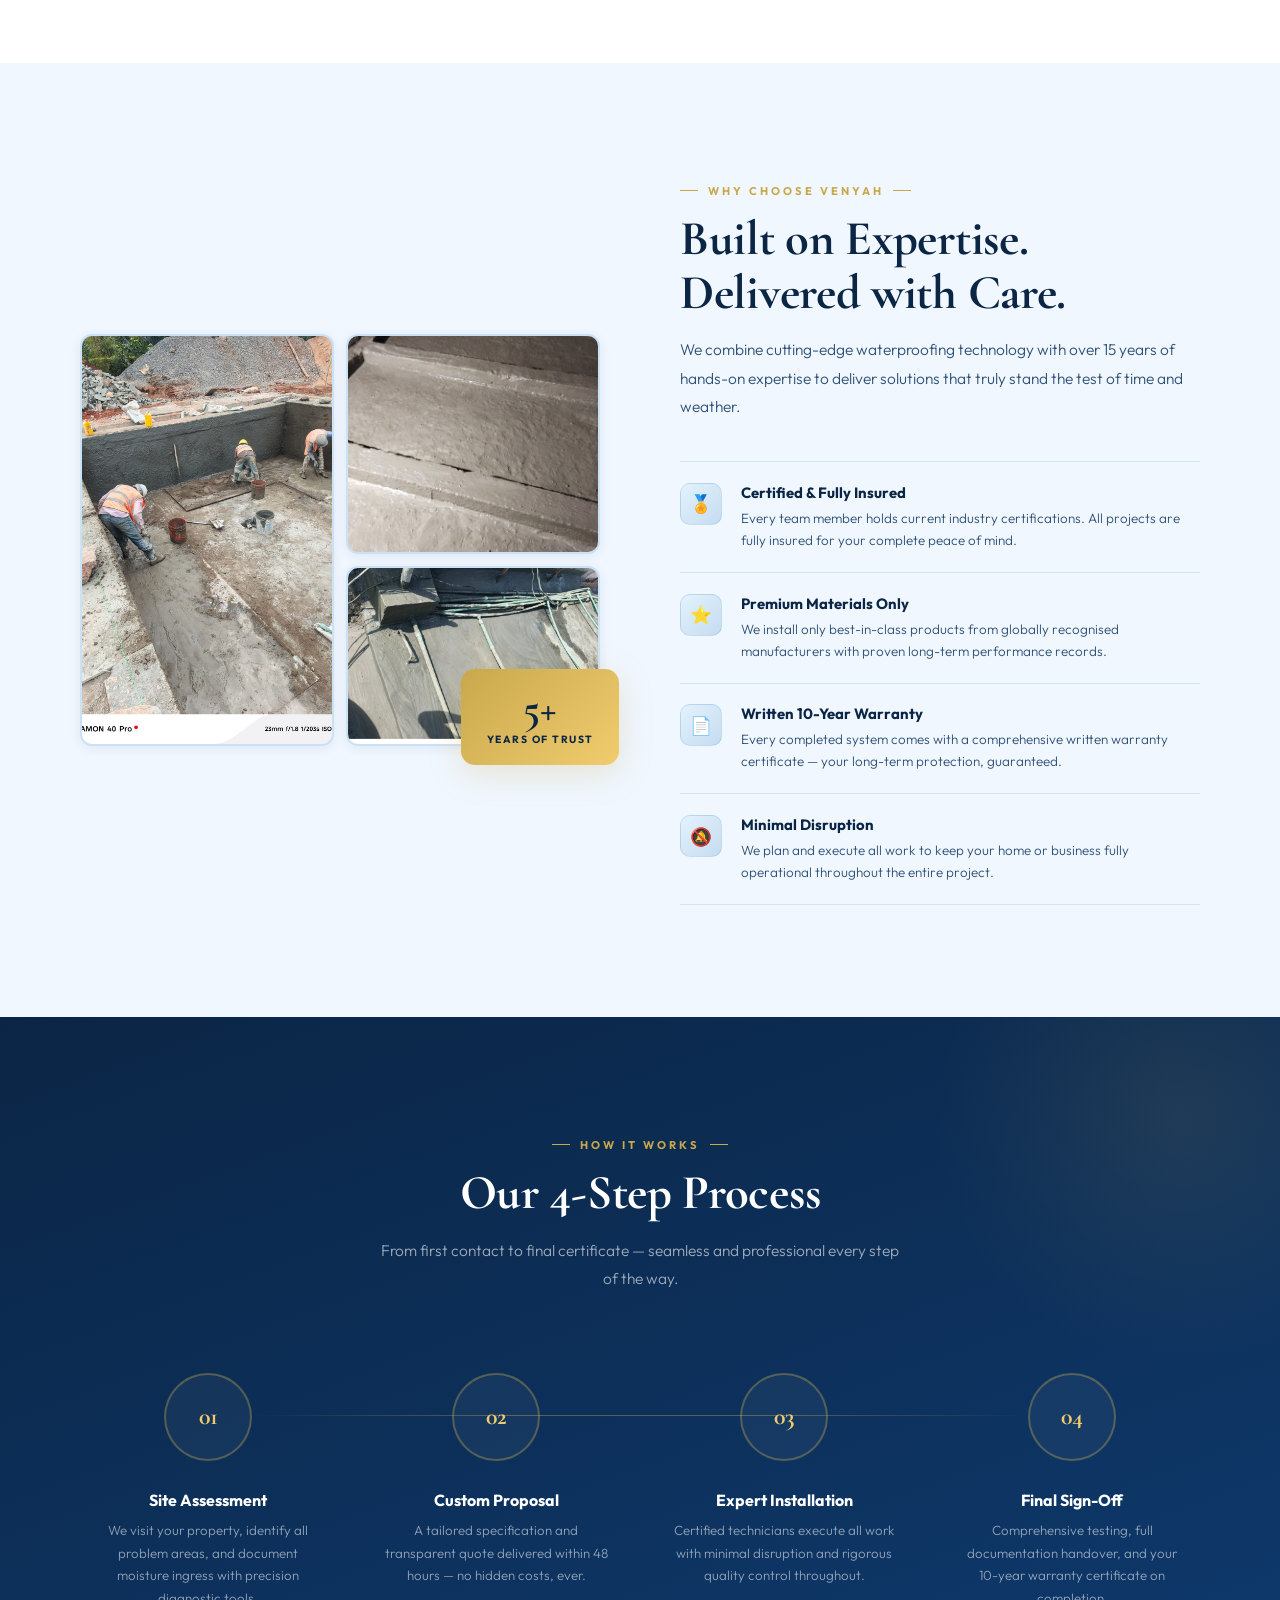
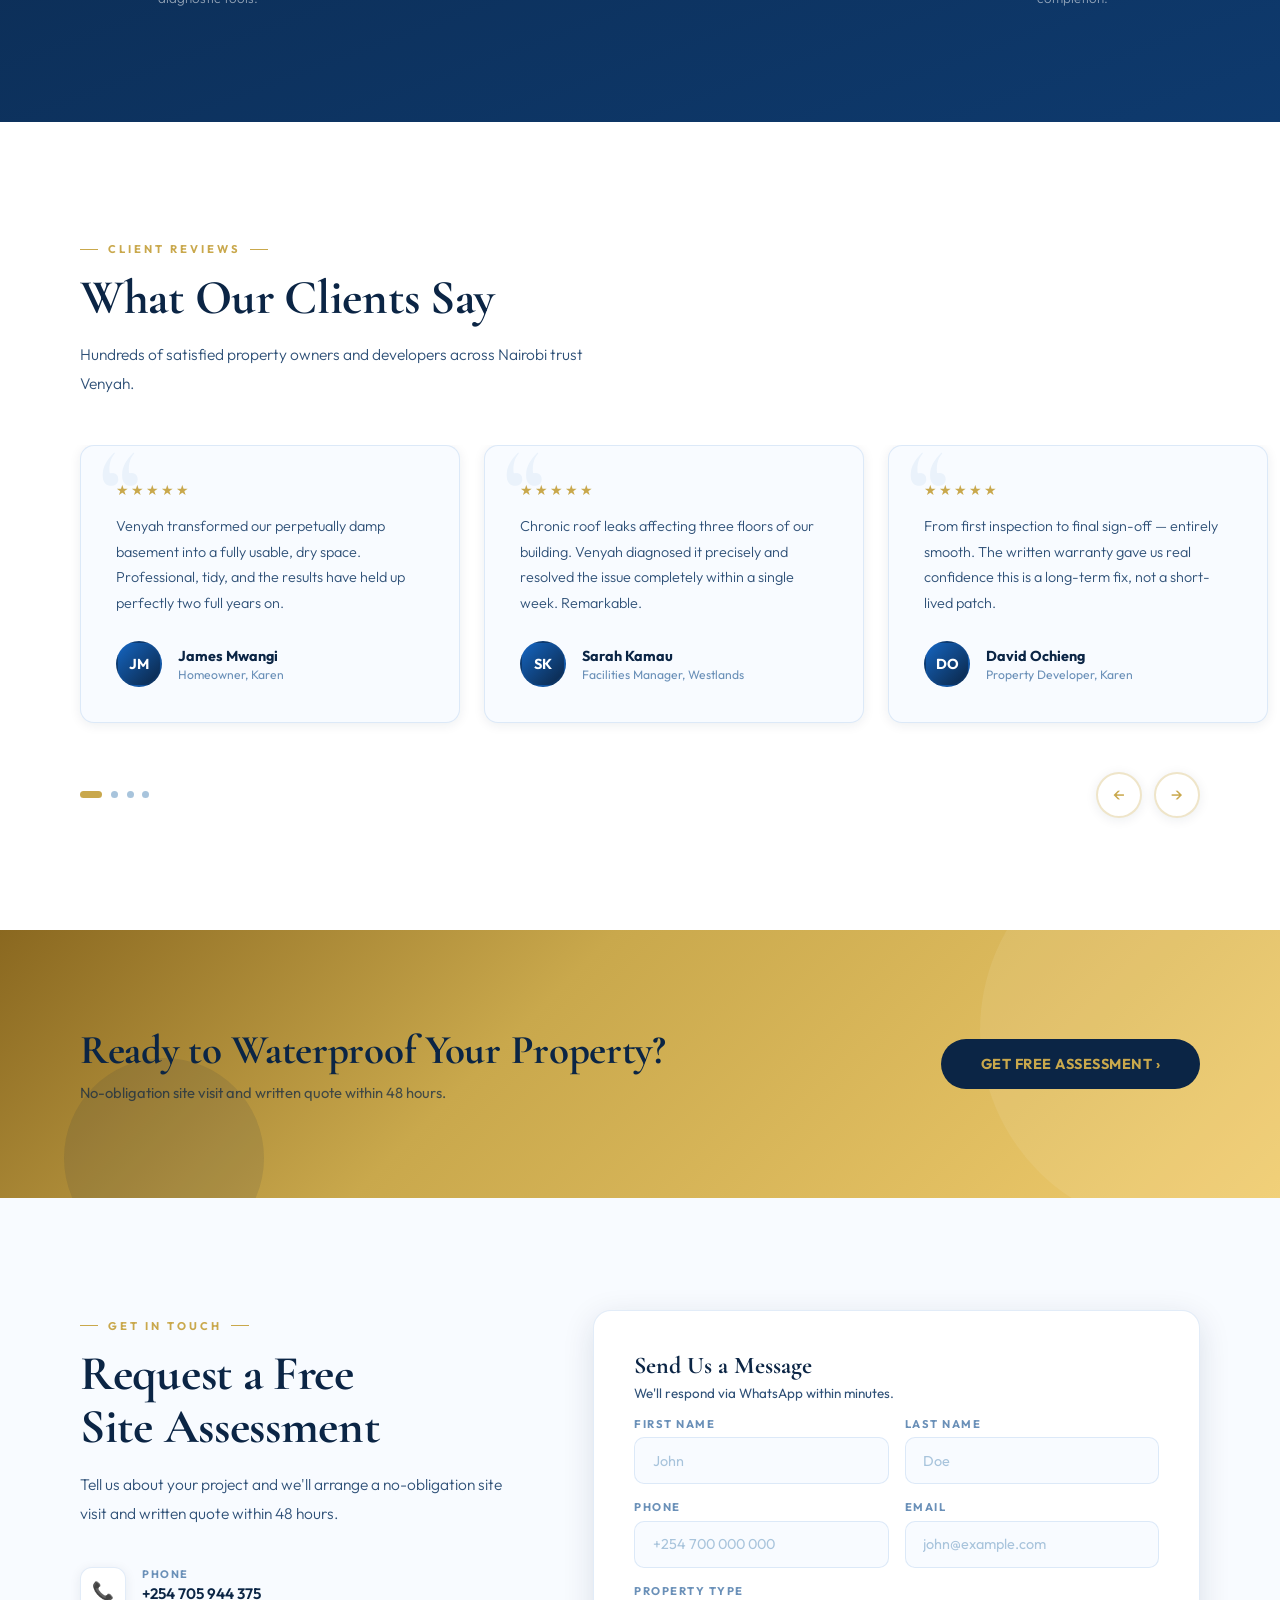
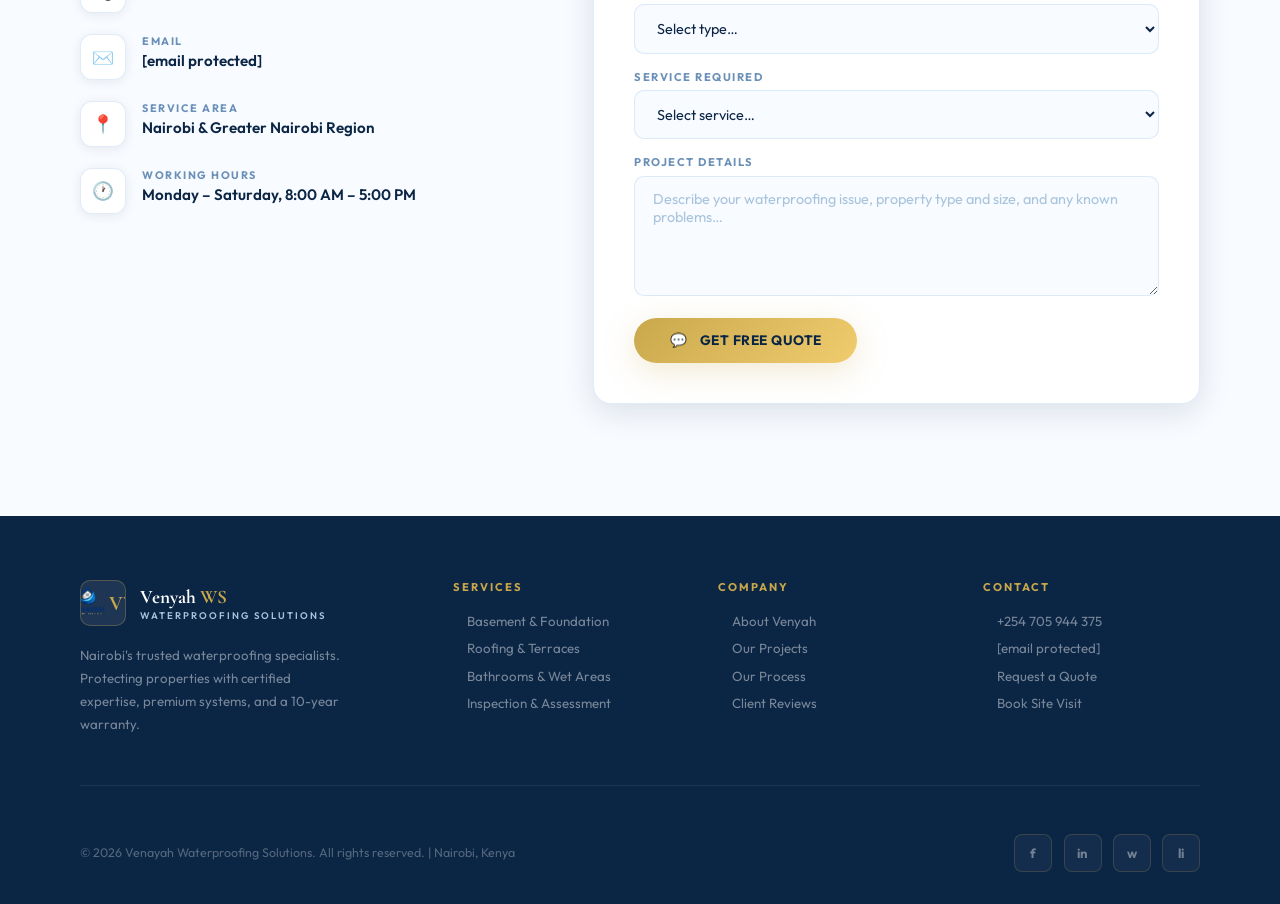
<file: index (1).html>
<!DOCTYPE html>
<html lang="en">
<head>
  <!-- =====================================================
       HEAD — meta tags, page title, and CSS stylesheet
       • charset: ensures special characters display correctly
       • viewport: makes the site responsive on mobile
       • description: shown by Google in search results
       • styles.css: all the site's visual styling lives here
  ===================================================== -->
  <meta charset="UTF-8" />
  <meta name="viewport" content="width=device-width, initial-scale=1.0" />
  <title>Venyah Waterproofing Solutions</title>
  <meta name="description" content="Venyah Waterproofing Solutions — certified waterproofing for basements, roofing, terraces and wet areas. Nairobi, Kenya." />
  <link rel="stylesheet" href="styles.css" />
</head>
<body>


<!-- =====================================================
     NAVBAR — fixed top navigation bar
     • Stays at the top as the user scrolls
     • Logo on the left, links in the middle, CTA on the right
     • On mobile (≤1100px): links hide, hamburger menu appears
     • "Free Quote" button only appears after scrolling 60px
     TO CHANGE YOUR LOGO:
       1. Save your logo image as  images/logo.png
       2. Inside .logo-mark, uncomment the <img> line
       3. Delete the <div class="logo-mark-inner">VW</div> line
===================================================== -->
<nav id="navbar">
  <a href="#hero" class="nav-brand">
    <div class="logo-mark">
      <div class="logo-mark-inner">VW</div>
    </div>
    <div class="logo-text-wrap">
      <div class="logo-company">Venayah <span>WS</span></div>
      <div class="logo-sub">Waterproofing Solutions</div>
    </div>
  </a>

  <ul class="nav-links">
    <li><a href="#hero">Home</a></li>
    <li><a href="#projects">Projects</a></li>
    <li><a href="#services">Services</a></li>
    <li><a href="#about">About</a></li>
    <li><a href="#process">Process</a></li>
    <li><a href="#testimonials">Reviews</a></li>
    <li><a href="#contact">Contact</a></li>
  </ul>

  <div style="display:flex;gap:.9rem;align-items:center;">
    <button class="btn-primary" id="nav-quote" style="display:none;padding:.65rem 1.5rem;font-size:.78rem;" onclick="goTo('#contact')">Free Quote</button>
    <button class="hamburger" id="ham" aria-label="Menu"><span></span><span></span><span></span></button>
  </div>
</nav>


<!-- =====================================================
     MOBILE MENU — slides down when hamburger is tapped
     • Controlled by closeMob() in main.js
     • Each link calls closeMob() so the menu closes on tap
===================================================== -->
<div class="mobile-menu" id="mob-menu">
  <a href="#hero"         onclick="closeMob()">Home</a>
  <a href="#projects"     onclick="closeMob()">Projects</a>
  <a href="#services"     onclick="closeMob()">Services</a>
  <a href="#about"        onclick="closeMob()">About</a>
  <a href="#process"      onclick="closeMob()">Process</a>
  <a href="#testimonials" onclick="closeMob()">Reviews</a>
  <a href="#contact"      onclick="closeMob()">Contact</a>
  <button class="btn-primary" style="margin-top:.5rem;width:100%;justify-content:center;" onclick="goTo('#contact');closeMob()">Get Free Quote</button>
</div>


<!-- =====================================================
     HERO — full-screen landing section
     • Deep blue gradient background with decorative rings/dots
     • Left side: headline, description, CTA buttons, trust bar
     • Right side: image collage (main photo + 2 sub photos)
     • Bottom: stats bar (Projects / Experience / Satisfaction / Warranty)
     PHOTOS TO REPLACE:
       images/main.jpeg      → main large card
       images/warehose.jpeg  → bottom-left small card
       images/mbs rd.jpeg    → bottom-right small card
===================================================== -->
<section id="hero">
  <!-- Decorative background rings (CSS-only, no images needed) -->
  <div class="hero-ring hero-ring-1"></div>
  <div class="hero-ring hero-ring-2"></div>
  <div class="hero-ring hero-ring-3"></div>
  <div class="hero-dots"></div>
  <div class="hero-accent"></div>

  <div class="hero-body">
    <!-- LEFT COLUMN: text content -->
    <div>
      <!-- Animated badge at the top of the headline -->
      <div class="hero-badge">
        <div class="hero-badge-dot"></div>
        Certified Waterproofing Specialists
      </div>

      <h1>
        Protect Every<br>
        Surface with<br>
        <em>Confidence</em>
      </h1>

      <p class="hero-lead">
        Venyah Waterproofing Solutions delivers end-to-end protection for
        basements, foundations, rooftops, and wet areas across Nairobi.
        Built to last — backed by a written 10-year warranty.
      </p>

      <div class="hero-btns">
        <button class="btn-primary"   onclick="goTo('#services')">Our Services ›</button>
        <button class="btn-secondary" onclick="goTo('#contact')">Get Free Quote</button>
      </div>

      <div class="hero-trust">
        <div class="trust-item">Certified Team</div>
        <div class="trust-sep"></div>
        <div class="trust-item">10-Year Warranty</div>
        <div class="trust-sep"></div>
        <div class="trust-item">100+ Projects</div>
      </div>
    </div>

    <!-- RIGHT COLUMN: image collage (hidden on tablet/mobile) -->
    <div class="hero-visual">
      <div class="hero-img-card">
        <img src="images/main.jpeg" alt="Waterproofing project" />
        <div class="photo-ph">
          <div class="photo-ph-icon">🏗️</div>
          <div class="photo-ph-label">Your main project photo<br><code>images/hero-main.jpg</code></div>
        </div>
        <div class="hero-img-badge">
          <div class="hib-icon">🏆</div>
          <div>
            <div class="hib-title">Industry Certified</div>
            <div class="hib-sub">Fully Insured &amp; Warranted</div>
          </div>
        </div>
      </div>

      <div class="hero-sub-row">
        <div class="hero-sub-card">
          <img src="images/warehose.jpeg" alt="Waterproofing work" />
          <div class="photo-ph">
            <div class="photo-ph-icon">🏠</div>
            <div class="photo-ph-label"><code>images/hero-sub-1.jpg</code></div>
          </div>
        </div>
        <div class="hero-sub-card">
          <img src="images/mbs rd.jpeg" alt="Waterproofing result" />
          <div class="photo-ph">
            <div class="photo-ph-icon">🏢</div>
            <div class="photo-ph-label"><code>images/hero-sub-2.jpg</code></div>
          </div>
        </div>
      </div>
    </div>
  </div>

  <!-- Stats bar — edit the numbers here directly -->
  <div class="hero-stats-bar">
    <div class="hstat reveal"><div class="hstat-num">100+</div><div class="hstat-label">Projects Done</div></div>
    <div class="hstat reveal"><div class="hstat-num">5+</div> <div class="hstat-label">Years Experience</div></div>
    <div class="hstat reveal"><div class="hstat-num">98%</div> <div class="hstat-label">Satisfaction Rate</div></div>
    <div class="hstat reveal"><div class="hstat-num">10yr</div><div class="hstat-label">Written Warranty</div></div>
  </div>
</section>


<!-- =====================================================
     PROJECTS CAROUSEL — scrollable cards of past work
     • Auto-plays every 5 seconds, pauses on hover
     • Supports touch/swipe on mobile
     • Arrow buttons: #pp (previous) and #pn (next)
     • Dots are generated automatically by main.js
     TO ADD A NEW PROJECT CARD:
       1. Copy one <div class="proj-card">…</div> block
       2. Paste it before the closing </div> of #proj-track
       3. Update the image src, title, description, and meta tags
===================================================== -->
<section id="projects">
  <div class="proj-header">
    <div>
      <div class="eyebrow">Our Work</div>
      <h2 class="section-title">Featured Projects</h2>
      <p class="section-lead">Completed waterproofing projects across residential, commercial and industrial properties in Nairobi.</p>
    </div>
    <div class="proj-ctrl-row">
      <button class="ctrl-btn" id="pp" aria-label="Previous">&#8592;</button>
      <button class="ctrl-btn" id="pn" aria-label="Next">&#8594;</button>
    </div>
  </div>

  <div class="carousel-wrap">
    <div class="carousel-track" id="proj-track">
      <div class="proj-card">
        <div class="proj-photo">
          <img src="images/main.jpeg" alt="Basement waterproofing Karen" />
          <div class="photo-ph"></div>
          <span class="proj-tag">Basement</span>
        </div>
        <div class="proj-body">
          <div class="proj-title">Residential Basement — Karen</div>
          <div class="proj-desc">Complete interior waterproofing for a 3-level basement including crack injection and drainage channel installation.</div>
          <div class="proj-meta"><span>Residential</span><span>2024</span><span>3 Weeks</span></div>
        </div>
      </div>

      <div class="proj-card">
        <div class="proj-photo">
          <img src="images/flatroof.jpeg" alt="Commercial flat roof Westlands" />
          <div class="photo-ph">
            <div class="photo-ph-icon">🏢</div>
            <div class="photo-ph-label">Project photo<br><code>images/project-2.jpg</code></div>
          </div>
          <span class="proj-tag">Roofing</span>
        </div>
        <div class="proj-body">
          <div class="proj-title">Commercial Flat Roof — Westlands</div>
          <div class="proj-desc">Torch-on bitumen membrane across 1,800m² commercial flat roof with full insulation boarding and drainage upgrade.</div>
          <div class="proj-meta"><span>Commercial</span><span>2024</span><span>5 Weeks</span></div>
        </div>
      </div>

      <div class="proj-card">
        <div class="proj-photo">
          <img src="images/pool.jpeg" alt="Pool waterproofing Runda" />
          <div class="photo-ph">
            <div class="photo-ph-icon">🏊</div>
            <div class="photo-ph-label">Project photo<br><code>images/project-4.jpg</code></div>
          </div>
          <span class="proj-tag">Wet Area</span>
        </div>
        <div class="proj-body">
          <div class="proj-title">Olympic Pool — Runda</div>
          <div class="proj-desc">Specialist cementitious system for a 25m private pool with balcony surround tanking and expansion joint treatment.</div>
          <div class="proj-meta"><span>Residential</span><span>2023</span><span>3 Weeks</span></div>
        </div>
      </div>

      <div class="proj-card">
        <div class="proj-photo">
          <img src="images/warehose.jpeg" alt="Industrial foundation Mombasa Road" />
          <div class="photo-ph">
            <div class="photo-ph-icon">🏭</div>
            <div class="photo-ph-label">Project photo<br><code>images/project-5.jpg</code></div>
          </div>
          <span class="proj-tag">Foundation</span>
        </div>
        <div class="proj-body">
          <div class="proj-title">Industrial Foundation — Mombasa Rd</div>
          <div class="proj-desc">Exterior foundation waterproofing for a logistics warehouse including drainage board and French drain system.</div>
          <div class="proj-meta"><span>Industrial</span><span>2023</span><span>4 Weeks</span></div>
        </div>
      </div>

      <div class="proj-card">
        <div class="proj-photo">
          <img src="images/bathroom.jpeg" alt="Wet room suites Kileleshwa" />
          <div class="photo-ph">
            <div class="photo-ph-icon">🛁</div>
            <div class="photo-ph-label">Project photo<br><code>images/project-6.jpg</code></div>
          </div>
          <span class="proj-tag">Wet Area</span>
        </div>
        <div class="proj-body">
          <div class="proj-title">Luxury Wet Rooms — Kileleshwa</div>
          <div class="proj-desc">Full bathroom and wet room tanking for 8 en-suite bathrooms in a new-build luxury apartment block.</div>
          <div class="proj-meta"><span>Residential</span><span>2024</span><span>2 Weeks</span></div>
        </div>
      </div>
    </div>
  </div>
  <div class="carousel-dots" id="proj-dots"></div>
</section>


<!-- =====================================================
     SERVICES — 2×2 grid of service cards
     • Each card has a number, icon, heading, description, and list
     • Cards animate in on scroll (.reveal class)
     • Bottom strip has a CTA button linking to #contact
     TO ADD OR EDIT A SERVICE:
       Change the icon (emoji), h3 heading, <p> text, and <li> items
===================================================== -->
<section id="services">
  <div class="svc-head reveal">
    <div>
      <div class="eyebrow">What We Do</div>
      <h2 class="section-title">Our Waterproofing<br>Services</h2>
    </div>
    <p class="section-lead" style="max-width:380px;">
      Complete moisture protection across every surface type — residential, commercial, and industrial.
    </p>
  </div>

  <div class="svc-grid">
    <div class="svc-card reveal">
      <div class="svc-card-num">01</div>
      <div class="svc-icon">🏗️</div>
      <h3>Basement &amp; Foundation</h3>
      <p>Complete below-grade waterproofing systems that prevent water ingress, protect structural integrity, and keep lower levels permanently dry.</p>
      <ul class="svc-list">
        <li>Interior &amp; exterior membrane systems</li>
        <li>French drain installation</li>
        <li>Crack injection &amp; sealing</li>
        <li>Sump pump systems</li>
        <li>Rising damp treatment</li>
      </ul>
    </div>

    <div class="svc-card reveal">
      <div class="svc-card-num">02</div>
      <div class="svc-icon">🏛️</div>
      <h3>Roofing &amp; Terraces</h3>
      <p>High-performance membranes for flat roofs, terraces, and podium decks designed for extreme weather and prolonged UV exposure.</p>
      <ul class="svc-list">
        <li>Liquid applied membranes</li>
        <li>Torch-on bitumen systems</li>
        <li>Green roof waterproofing</li>
        <li>Terrace deck coatings</li>
        <li>Parapet wall treatment</li>
      </ul>
    </div>

    <div class="svc-card reveal">
      <div class="svc-card-num">03</div>
      <div class="svc-icon">🚿</div>
      <h3>Bathrooms &amp; Wet Areas</h3>
      <p>Precision waterproofing for bathrooms, wet rooms, and all internal wet zones — lasting protection behind every tile and finish.</p>
      <ul class="svc-list">
        <li>Shower &amp; wet room tanking</li>
        <li>Pool &amp; spa waterproofing</li>
        <li>Balcony &amp; planter box sealing</li>
        <li>Screed &amp; tile bed preparation</li>
        <li>Cementitious systems</li>
      </ul>
    </div>

    <div class="svc-card reveal">
      <div class="svc-card-num">04</div>
      <div class="svc-icon">🔍</div>
      <h3>Inspection &amp; Assessment</h3>
      <p>Thorough waterproofing surveys and condition assessments to diagnose failures and recommend the most effective remediation.</p>
      <ul class="svc-list">
        <li>Moisture meter surveys</li>
        <li>Thermal imaging inspection</li>
        <li>Detailed written reports</li>
        <li>Remediation planning</li>
        <li>Expert witness reporting</li>
      </ul>
    </div>
  </div>

  <div class="svc-cta-strip reveal">
    <p><strong>Not sure which service you need?</strong> Our certified team will visit your property and recommend the right solution at no cost.</p>
    <button class="btn-primary" onclick="goTo('#contact')">Book Free Assessment ›</button>
  </div>
</section>


<!-- =====================================================
     ABOUT — two-column layout: photo mosaic + text
     • Left: 3-photo mosaic grid with a "15+ Years" badge overlay
     • Right: heading, intro text, 4 feature rows
     PHOTOS TO REPLACE:
       images/pool.jpeg       → tall left cell (spans 2 rows)
       images/completed1.jpeg → top right cell
       images/comp2.jpeg      → bottom right cell
===================================================== -->
<section id="about">
  <div class="about-grid">
    <div class="about-mosaic reveal">
      <div class="mosaic-grid">
        <div class="mosaic-cell">
          <img src="images/pool.jpeg" alt="Venyah team on site" />
          <div class="photo-ph">
            <div class="photo-ph-icon">👷</div>
            <div class="photo-ph-label">Team photo<br><code>images/about-tall.jpg</code></div>
          </div>
        </div>
        <div class="mosaic-cell">
          <img src="images/completed1.jpeg" alt="Waterproofing membrane application" />
          <div class="photo-ph">
            <div class="photo-ph-icon">🔧</div>
            <div class="photo-ph-label">Work photo<br><code>images/about-top.jpg</code></div>
          </div>
        </div>
        <div class="mosaic-cell">
          <img src="images/comp2.jpeg" alt="Completed waterproofing project" />
          <div class="photo-ph">
            <div class="photo-ph-icon">✅</div>
            <div class="photo-ph-label">Result photo<br><code>images/about-bottom.jpg</code></div>
          </div>
        </div>
      </div>
      <div class="about-exp-badge">
        <div class="big">5+</div>
        <div class="sm">Years of Trust</div>
      </div>
    </div>

    <div class="reveal">
      <div class="eyebrow">Why Choose Venyah</div>
      <h2 class="section-title">Built on Expertise.<br>Delivered with Care.</h2>
      <p class="section-lead">
        We combine cutting-edge waterproofing technology with over 15 years of hands-on
        expertise to deliver solutions that truly stand the test of time and weather.
      </p>
      <div class="about-feats">
        <div class="about-feat">
          <div class="af-icon">🏅</div>
          <div>
            <div class="af-title">Certified &amp; Fully Insured</div>
            <p class="af-desc">Every team member holds current industry certifications. All projects are fully insured for your complete peace of mind.</p>
          </div>
        </div>
        <div class="about-feat">
          <div class="af-icon">⭐</div>
          <div>
            <div class="af-title">Premium Materials Only</div>
            <p class="af-desc">We install only best-in-class products from globally recognised manufacturers with proven long-term performance records.</p>
          </div>
        </div>
        <div class="about-feat">
          <div class="af-icon">📄</div>
          <div>
            <div class="af-title">Written 10-Year Warranty</div>
            <p class="af-desc">Every completed system comes with a comprehensive written warranty certificate — your long-term protection, guaranteed.</p>
          </div>
        </div>
        <div class="about-feat">
          <div class="af-icon">🔕</div>
          <div>
            <div class="af-title">Minimal Disruption</div>
            <p class="af-desc">We plan and execute all work to keep your home or business fully operational throughout the entire project.</p>
          </div>
        </div>
      </div>
    </div>
  </div>
</section>


<!-- =====================================================
     PROCESS — dark blue section, 4 steps in a row
     • A decorative gold line connects the step circles on desktop
     • Hovering a step circle fills it gold
     • TO EDIT: change the step-title and step-desc text below
===================================================== -->
<section id="process">
  <div class="process-hd reveal">
    <div class="eyebrow">How It Works</div>
    <h2 class="section-title">Our 4-Step Process</h2>
    <p class="section-lead">From first contact to final certificate — seamless and professional every step of the way.</p>
  </div>
  <div class="steps-grid">
    <div class="step-item reveal">
      <div class="step-num">01</div>
      <div class="step-title">Site Assessment</div>
      <p class="step-desc">We visit your property, identify all problem areas, and document moisture ingress with precision diagnostic tools.</p>
    </div>
    <div class="step-item reveal">
      <div class="step-num">02</div>
      <div class="step-title">Custom Proposal</div>
      <p class="step-desc">A tailored specification and transparent quote delivered within 48 hours — no hidden costs, ever.</p>
    </div>
    <div class="step-item reveal">
      <div class="step-num">03</div>
      <div class="step-title">Expert Installation</div>
      <p class="step-desc">Certified technicians execute all work with minimal disruption and rigorous quality control throughout.</p>
    </div>
    <div class="step-item reveal">
      <div class="step-num">04</div>
      <div class="step-title">Final Sign-Off</div>
      <p class="step-desc">Comprehensive testing, full documentation handover, and your 10-year warranty certificate on completion.</p>
    </div>
  </div>
</section>


<!-- =====================================================
     TESTIMONIALS CAROUSEL — client review cards
     • Same carousel engine as #projects
     • Arrow buttons: #tp (previous) and #tn (next)
     TO ADD A REVIEW:
       1. Copy one <div class="testi-card">…</div> block
       2. Update stars, quote text, initials, name, and role
===================================================== -->
<section id="testimonials">
  <div class="testi-hd reveal">
    <div class="eyebrow">Client Reviews</div>
    <h2 class="section-title">What Our Clients Say</h2>
    <p class="section-lead">Hundreds of satisfied property owners and developers across Nairobi trust Venyah.</p>
  </div>

  <div class="carousel-wrap">
    <div class="carousel-track" id="testi-track">
      <div class="testi-card">
        <div class="testi-stars">★★★★★</div>
        <p class="testi-body">Venyah transformed our perpetually damp basement into a fully usable, dry space. Professional, tidy, and the results have held up perfectly two full years on.</p>
        <div class="testi-person">
          <div class="testi-av">JM</div>
          <div><div class="testi-name">James Mwangi</div><div class="testi-role">Homeowner, Karen</div></div>
        </div>
      </div>

      <div class="testi-card">
        <div class="testi-stars">★★★★★</div>
        <p class="testi-body">Chronic roof leaks affecting three floors of our building. Venyah diagnosed it precisely and resolved the issue completely within a single week. Remarkable.</p>
        <div class="testi-person">
          <div class="testi-av">SK</div>
          <div><div class="testi-name">Sarah Kamau</div><div class="testi-role">Facilities Manager, Westlands</div></div>
        </div>
      </div>

      <div class="testi-card">
        <div class="testi-stars">★★★★★</div>
        <p class="testi-body">From first inspection to final sign-off — entirely smooth. The written warranty gave us real confidence this is a long-term fix, not a short-lived patch.</p>
        <div class="testi-person">
          <div class="testi-av">DO</div>
          <div><div class="testi-name">David Ochieng</div><div class="testi-role">Property Developer, Karen</div></div>
        </div>
      </div>

      <div class="testi-card">
        <div class="testi-stars">★★★★★</div>
        <p class="testi-body">They waterproofed all 12 bathrooms before tiling. Zero issues reported by any tenant in 18 months. Absolutely worth every shilling — highly recommended.</p>
        <div class="testi-person">
          <div class="testi-av">PN</div>
          <div><div class="testi-name">Patricia Ngugi</div><div class="testi-role">Property Owner, Kileleshwa</div></div>
        </div>
      </div>

      <div class="testi-card">
        <div class="testi-stars">★★★★★</div>
        <p class="testi-body">Our pool had been leaking for two years. Two other contractors failed permanently. Venyah found the exact cause and it has been bone dry ever since.</p>
        <div class="testi-person">
          <div class="testi-av">AO</div>
          <div><div class="testi-name">Anthony Otieno</div><div class="testi-role">Homeowner, Runda</div></div>
        </div>
      </div>

      <div class="testi-card">
        <div class="testi-stars">★★★★★</div>
        <p class="testi-body">On time, on schedule, and left the site cleaner than they found it. As an architect I'll be recommending Venyah to every client — the quality is simply excellent.</p>
        <div class="testi-person">
          <div class="testi-av">FM</div>
          <div><div class="testi-name">Faith Muriithi</div><div class="testi-role">Architect, Nairobi CBD</div></div>
        </div>
      </div>
    </div>
  </div>

  <div class="testi-foot">
    <div class="carousel-dots" id="testi-dots"></div>
    <div style="display:flex;gap:.75rem;">
      <button class="ctrl-btn" id="tp" aria-label="Previous">&#8592;</button>
      <button class="ctrl-btn" id="tn" aria-label="Next">&#8594;</button>
    </div>
  </div>
</section>


<!-- =====================================================
     CTA BANNER — gold gradient full-width call-to-action strip
     • Sits between Testimonials and Contact sections
     • Button scrolls user down to #contact
===================================================== -->
<div id="cta">
  <div class="cta-text">
    <h2>Ready to Waterproof Your Property?</h2>
    <p>No-obligation site visit and written quote within 48 hours.</p>
  </div>
  <button class="btn-navy" style="background:var(--blue-deep);color:var(--gold);border:none;border-radius:50px;padding:1rem 2.5rem;font-family:'Outfit',sans-serif;font-size:.9rem;font-weight:700;letter-spacing:.5px;text-transform:uppercase;cursor:pointer;transition:all .3s;white-space:nowrap;position:relative;z-index:1;" onclick="goTo('#contact')" onmouseover="this.style.background='#0d3b6e'" onmouseout="this.style.background='var(--blue-deep)'">
    Get Free Assessment ›
  </button>
</div>


<!-- =====================================================
     CONTACT — two-column layout: info + form
     • Left: contact details (phone, email, area, hours)
     • Right: quote request form
     HOW THE FORM WORKS (no backend needed):
       1. User fills in the form and clicks submit
       2. WhatsApp opens in a new tab with a pre-filled message
       3. Email client opens 0.6s later addressed to your inbox
       4. User just hits Send in both apps
     TO CHANGE YOUR WHATSAPP NUMBER OR EMAIL:
       Open main.js and update these two lines at the bottom:
         const WHATSAPP_NUMBER = '254702548896';
         const RECIPIENT_EMAIL = 'info@venyahwaterproofing.co.ke';
===================================================== -->
<section id="contact">
  <div class="contact-grid">

    <div class="reveal">
      <div class="eyebrow">Get In Touch</div>
      <h2 class="section-title">Request a Free<br>Site Assessment</h2>
      <p class="section-lead">
        Tell us about your project and we'll arrange a no-obligation site visit
        and written quote within 48 hours.
      </p>
      <div class="contact-info-items">
        <div class="c-item">
          <div class="c-ico">📞</div>
          <div>
            <div class="c-lbl">Phone</div>
            <div class="c-val">+254 705 944 375</div>
          </div>
        </div>
        <div class="c-item">
          <div class="c-ico">✉️</div>
          <div>
            <div class="c-lbl">Email</div>
            <div class="c-val"><a href="/cdn-cgi/l/email-protection" class="__cf_email__" data-cfemail="20494e464f6056454e594148574154455250524f4f46494e470e434f0e4b45">[email&#160;protected]</a></div>
          </div>
        </div>
        <div class="c-item">
          <div class="c-ico">📍</div>
          <div>
            <div class="c-lbl">Service Area</div>
            <div class="c-val">Nairobi &amp; Greater Nairobi Region</div>
          </div>
        </div>
        <div class="c-item">
          <div class="c-ico">🕐</div>
          <div>
            <div class="c-lbl">Working Hours</div>
            <div class="c-val">Monday – Saturday, 8:00 AM – 5:00 PM</div>
          </div>
        </div>
      </div>
    </div>

    <div class="reveal">
      <div class="contact-form-wrap">
        <div class="form-title">Send Us a Message</div>
        <div class="form-sub">We'll respond via WhatsApp within minutes.</div>
        <form class="contact-form" id="cform" onsubmit="submitForm(event)">
          <div class="f-row">
            <div class="f-group"><label>First Name</label><input id="f-firstname" type="text"  placeholder="John" required /></div>
            <div class="f-group"><label>Last Name</label> <input id="f-lastname"  type="text"  placeholder="Doe"  required /></div>
          </div>
          <div class="f-row">
            <div class="f-group"><label>Phone</label><input id="f-phone" type="tel"   placeholder="+254 700 000 000" required /></div>
            <div class="f-group"><label>Email</label><input id="f-email" type="email" placeholder="john@example.com" /></div>
          </div>
          <div class="f-group">
            <label>Property Type</label>
            <select id="f-property">
              <option value="">Select type…</option>
              <option>Residential — House</option>
              <option>Residential — Apartment</option>
              <option>Commercial — Office</option>
              <option>Commercial — Retail</option>
              <option>Industrial</option>
              <option>Mixed Use</option>
            </select>
          </div>
          <div class="f-group">
            <label>Service Required</label>
            <select id="f-service" required>
              <option value="">Select service…</option>
              <option>Basement &amp; Foundation Waterproofing</option>
              <option>Roofing &amp; Terrace Waterproofing</option>
              <option>Bathroom &amp; Wet Area Waterproofing</option>
              <option>Inspection &amp; Assessment Only</option>
              <option>Multiple / Not Sure</option>
            </select>
          </div>
          <div class="f-group">
            <label>Project Details</label>
            <textarea id="f-details" placeholder="Describe your waterproofing issue, property type and size, and any known problems…" required></textarea>
          </div>
          <button type="submit" class="btn-primary" style="align-self:flex-start;margin-top:.4rem;">
            <span style="margin-right:.3rem;">💬</span> Get Free Quote
          </button>
          <div class="success-msg" id="smsg">✓ WhatsApp &amp; your email client are opening — your enquiry is on its way!</div>
        </form>
      </div>
    </div>

  </div>
</section>


<!-- =====================================================
     FOOTER — dark blue, 4-column grid
     • Col 1: logo, brand description
     • Col 2: Services links
     • Col 3: Company links
     • Col 4: Contact links
     • Bottom bar: copyright + social icon buttons
     TO LINK SOCIAL BUTTONS: add onclick="window.open('URL','_blank')"
     to each .social-btn button (WhatsApp button already linked)
===================================================== -->
<footer>
  <div class="footer-top">
    <div>
      <div class="footer-logo-area">
        <div class="footer-logo-mark">
          <img src="images/logo.png" alt="Venyah Logo" />
          <div class="footer-logo-mark-inner">VW</div>
        </div>
        <div>
          <div class="footer-brand-name">Venyah <span>WS</span></div>
          <div class="footer-brand-sub">Waterproofing Solutions</div>
        </div>
      </div>
      <p class="footer-brand-desc">
        Nairobi's trusted waterproofing specialists. Protecting properties
        with certified expertise, premium systems, and a 10-year warranty.
      </p>
    </div>

    <div class="footer-col">
      <h4>Services</h4>
      <ul>
        <li><a href="#services">Basement &amp; Foundation</a></li>
        <li><a href="#services">Roofing &amp; Terraces</a></li>
        <li><a href="#services">Bathrooms &amp; Wet Areas</a></li>
        <li><a href="#services">Inspection &amp; Assessment</a></li>
      </ul>
    </div>

    <div class="footer-col">
      <h4>Company</h4>
      <ul>
        <li><a href="#about">About Venyah</a></li>
        <li><a href="#projects">Our Projects</a></li>
        <li><a href="#process">Our Process</a></li>
        <li><a href="#testimonials">Client Reviews</a></li>
      </ul>
    </div>

    <div class="footer-col">
      <h4>Contact</h4>
      <ul>
        <li><a href="tel:+254705944375">+254 705 944 375</a></li>
        <li><a href="/cdn-cgi/l/email-protection#f0999e969fb086959e899198879184958280829f9f96999e97de939fde9b95"><span class="__cf_email__" data-cfemail="3950575f56794f5c574058514e584d5c4b494b56565f50575e175a5617525c">[email&#160;protected]</span></a></li>
        <li><a href="#contact">Request a Quote</a></li>
        <li><a href="#contact">Book Site Visit</a></li>
      </ul>
    </div>
  </div>

  <div class="footer-bottom">
    <p class="footer-copy">© 2026 Venayah Waterproofing Solutions. All rights reserved. | Nairobi, Kenya</p>
    <div class="footer-socials">
      <button class="social-btn" aria-label="Facebook">f</button>
      
      <button class="social-btn" aria-label="Instagram">in</button>
      <button class="social-btn" aria-label="WhatsApp" onclick="window.open('https://wa.me/254705944375','_blank')">w</button>
      <button class="social-btn" aria-label="LinkedIn">li</button>
    </div>
  </div>
</footer>

<!-- main.js: navbar scroll, hamburger, carousels, reveal animations,
     and the submitForm() function that sends to WhatsApp + email -->
<script src="main.js"></script>
</body>
</html>
</file>
<file: styles.css>
/* ═══════════════════════════════════════════════
   VENYAH WATERPROOFING SOLUTIONS
   Theme: Deep Blue · White · Gold
   styles.css — Responsive Fixed
═══════════════════════════════════════════════ */

@import url('https://fonts.googleapis.com/css2?family=Cormorant+Garamond:ital,wght@0,400;0,600;0,700;1,400&family=Outfit:wght@300;400;500;600;700&display=swap');

:root {
  /* Blues */
  --blue-deep:   #0b2545;
  --blue-rich:   #1565c0;
  --blue-mid:    #1976d2;
  --blue-light:  #42a5f5;
  --blue-pale:   #e3f2fd;
  --blue-ghost:  #f0f7ff;

  /* Whites */
  --white:       #ffffff;
  --off-white:   #f8fbff;

  /* Gold */
  --gold:        #c9a84c;
  --gold-lt:     #f0cc6e;
  --gold-dk:     #8a6820;
  --gold-pale:   #fdf6e3;

  /* Text */
  --text-dark:   #0b2545;
  --text-mid:    #2e5077;
  --text-soft:   #6a90b8;
  --text-light:  #a8c4dc;

  /* UI */
  --border:      rgba(21,101,192,.12);
  --border-gold: rgba(201,168,76,.3);
  --shadow-sm:   0 2px 12px rgba(11,37,69,.08);
  --shadow-md:   0 8px 32px rgba(11,37,69,.12);
  --shadow-lg:   0 20px 60px rgba(11,37,69,.16);
  --shadow-gold: 0 8px 32px rgba(201,168,76,.25);
}

/* ─── RESET ─── */
*, *::before, *::after { margin: 0; padding: 0; box-sizing: border-box; }
html  { scroll-behavior: smooth; }
body  { font-family: 'Outfit', sans-serif; background: var(--white); color: var(--text-dark); overflow-x: hidden; }
a     { text-decoration: none; color: inherit; }
button { font-family: 'Outfit', sans-serif; cursor: pointer; }

/* FIX: images never overflow their containers */
img   {
  display: block;
  max-width: 100%;
  width: 100%;
  height: 100%;
  object-fit: cover;
}

/* ─── GLOBAL HELPERS ─── */
.eyebrow {
  display: inline-flex; align-items: center; gap: .6rem;
  font-size: .7rem; font-weight: 700; letter-spacing: 3px;
  text-transform: uppercase; color: var(--gold);
  margin-bottom: .9rem;
}
.eyebrow::before, .eyebrow::after {
  content: ''; flex: 1; height: 1px; background: var(--gold); min-width: 18px; max-width: 18px;
}

h2.section-title {
  font-family: 'Cormorant Garamond', serif;
  font-size: clamp(1.8rem, 3.8vw, 3.4rem);
  font-weight: 700; line-height: 1.1; letter-spacing: -.3px;
  color: var(--blue-deep); margin-bottom: 1rem;
}
.section-lead {
  color: var(--text-mid); font-size: .97rem;
  font-weight: 300; line-height: 1.85; max-width: 520px;
}

/* ─── BUTTONS ─── */
.btn-primary {
  display: inline-flex; align-items: center; gap: .5rem;
  background: linear-gradient(135deg, var(--gold) 0%, var(--gold-lt) 100%);
  color: var(--blue-deep);
  border: none; border-radius: 50px;
  padding: .85rem 2.2rem; font-family: 'Outfit', sans-serif;
  font-size: .85rem; font-weight: 700; letter-spacing: .5px;
  text-transform: uppercase; transition: all .3s;
  box-shadow: var(--shadow-gold);
}
.btn-primary:hover { transform: translateY(-3px); box-shadow: 0 12px 40px rgba(201,168,76,.4); }

.btn-secondary {
  display: inline-flex; align-items: center; gap: .5rem;
  background: transparent; color: var(--white);
  border: 2px solid rgba(255,255,255,.5); border-radius: 50px;
  padding: .83rem 2.2rem; font-family: 'Outfit', sans-serif;
  font-size: .85rem; font-weight: 600; letter-spacing: .5px;
  text-transform: uppercase; transition: all .3s;
}
.btn-secondary:hover { background: rgba(255,255,255,.1); border-color: var(--white); }

.btn-outline {
  display: inline-flex; align-items: center; gap: .5rem;
  background: transparent; color: var(--blue-rich);
  border: 2px solid var(--blue-rich); border-radius: 50px;
  padding: .8rem 2rem; font-family: 'Outfit', sans-serif;
  font-size: .83rem; font-weight: 600; letter-spacing: .5px;
  text-transform: uppercase; transition: all .3s;
}
.btn-outline:hover { background: var(--blue-rich); color: var(--white); }

/* ═══════════════════════════════════════════════
   NAVBAR
═══════════════════════════════════════════════ */
#navbar {
  position: fixed; top: 0; left: 0; right: 0; z-index: 999;
  display: flex; align-items: center; justify-content: space-between;
  padding: 1rem 5rem;
  background: rgba(255,255,255,.97);
  backdrop-filter: blur(16px);
  border-bottom: 1px solid var(--border);
  box-shadow: var(--shadow-sm);
  transition: padding .35s, box-shadow .35s;
}
#navbar.scrolled { padding: .7rem 5rem; box-shadow: var(--shadow-md); }

/* ── Logo ── */
.nav-brand { display: flex; align-items: center; gap: .85rem; text-decoration: none; flex-shrink: 0; }

.logo-mark {
  width: 48px; height: 48px; border-radius: 10px;
  background: linear-gradient(135deg, var(--blue-deep), var(--blue-rich));
  border: 2px solid var(--border-gold);
  display: flex; align-items: center; justify-content: center;
  flex-shrink: 0; overflow: hidden;
  box-shadow: 0 4px 14px rgba(11,37,69,.25);
  transition: transform .3s;
}
.nav-brand:hover .logo-mark { transform: scale(1.05); }

.logo-mark img { width: 100%; height: 100%; object-fit: cover; border-radius: 8px; }

.logo-mark-inner {
  font-family: 'Cormorant Garamond', serif;
  font-size: 1.4rem; font-weight: 700;
  color: var(--gold); line-height: 1;
  letter-spacing: -1px;
}

.logo-text-wrap { line-height: 1.2; }
.logo-company {
  font-family: 'Cormorant Garamond', serif;
  font-size: 1.25rem; font-weight: 700;
  color: var(--blue-deep); letter-spacing: -.2px;
}
.logo-company span { color: var(--gold); }
.logo-sub {
  font-size: .62rem; font-weight: 600; color: var(--text-soft);
  letter-spacing: 2px; text-transform: uppercase; margin-top: 1px;
}

.nav-links { display: flex; gap: 2rem; list-style: none; }
.nav-links a {
  font-size: .8rem; font-weight: 600; letter-spacing: .4px;
  text-transform: uppercase; color: var(--text-mid);
  transition: color .2s; position: relative; padding-bottom: 4px;
  white-space: nowrap;
}
.nav-links a::after {
  content: ''; position: absolute; bottom: 0; left: 0; right: 0;
  height: 2px; background: var(--gold);
  transform: scaleX(0); transform-origin: left; transition: transform .25s;
}
.nav-links a:hover, .nav-links a.active { color: var(--blue-rich); }
.nav-links a:hover::after, .nav-links a.active::after { transform: scaleX(1); }

.hamburger { display: none; flex-direction: column; gap: 5px; background: none; border: none; padding: 6px; }
.hamburger span { display: block; width: 24px; height: 2px; background: var(--blue-deep); border-radius: 4px; transition: .3s; }
.hamburger.open span:nth-child(1) { transform: translateY(7px) rotate(45deg); }
.hamburger.open span:nth-child(2) { opacity: 0; }
.hamburger.open span:nth-child(3) { transform: translateY(-7px) rotate(-45deg); }

.mobile-menu {
  display: none; position: fixed; top: 70px; left: 0; right: 0;
  background: var(--white); border-bottom: 1px solid var(--border);
  padding: 1.5rem 2rem; z-index: 998;
  box-shadow: var(--shadow-md);
}
.mobile-menu.open { display: flex; flex-direction: column; gap: .9rem; }
.mobile-menu a {
  font-size: .88rem; font-weight: 600; color: var(--text-mid);
  letter-spacing: .5px; text-transform: uppercase;
  padding: .6rem 0; border-bottom: 1px solid var(--border);
}

/* ═══════════════════════════════════════════════
   HERO
═══════════════════════════════════════════════ */
#hero {
  min-height: 100vh;
  background: linear-gradient(150deg, var(--blue-deep) 0%, #0d3b6e 55%, var(--blue-rich) 100%);
  position: relative; overflow: hidden;
  display: flex; flex-direction: column;
  padding-top: 78px;
}

.hero-ring {
  position: absolute; border-radius: 50%;
  border: 1px solid rgba(255,255,255,.06);
  pointer-events: none;
}
.hero-ring-1 { width: 600px; height: 600px; top: -200px; right: -100px; }
.hero-ring-2 { width: 900px; height: 900px; top: -350px; right: -250px; }
.hero-ring-3 { width: 300px; height: 300px; bottom: 50px; left: -80px; border-color: rgba(201,168,76,.12); }

.hero-dots {
  position: absolute; inset: 0; pointer-events: none;
  background-image: radial-gradient(rgba(255,255,255,.08) 1px, transparent 1px);
  background-size: 32px 32px;
}

.hero-accent {
  position: absolute; top: 0; left: 0; right: 0; height: 3px;
  background: linear-gradient(90deg, transparent, var(--gold), var(--gold-lt), var(--gold), transparent);
}

.hero-body {
  flex: 1; display: grid; grid-template-columns: 1fr 1fr;
  gap: 4rem; align-items: center;
  padding: 5rem 5rem 4rem; position: relative; z-index: 2;
}

.hero-badge {
  display: inline-flex; align-items: center; gap: .55rem;
  background: rgba(201,168,76,.15); border: 1px solid rgba(201,168,76,.4);
  color: var(--gold-lt); padding: .35rem 1rem; border-radius: 50px;
  font-size: .7rem; font-weight: 700; letter-spacing: 2px; text-transform: uppercase;
  margin-bottom: 1.6rem; animation: fadeUp .9s ease both;
}
.hero-badge-dot { width: 6px; height: 6px; background: var(--gold); border-radius: 50%; animation: pulse 2s ease infinite; }
@keyframes pulse { 0%,100%{opacity:1;transform:scale(1)} 50%{opacity:.6;transform:scale(1.4)} }

.hero-body h1 {
  font-family: 'Cormorant Garamond', serif;
  font-size: clamp(2.4rem, 5.5vw, 5.5rem);
  font-weight: 700; line-height: 1.05; letter-spacing: -1px;
  color: var(--white); margin-bottom: 1.5rem;
  animation: fadeUp .9s .15s ease both;
}
.hero-body h1 em  { color: var(--gold-lt); font-style: italic; }
.hero-body h1 span { color: var(--blue-light); font-style: normal; }

.hero-lead {
  font-size: 1rem; font-weight: 300; color: rgba(255,255,255,.75);
  line-height: 1.85; max-width: 460px; margin-bottom: 2.4rem;
  animation: fadeUp .9s .3s ease both;
}

.hero-btns {
  display: flex; gap: 1rem; flex-wrap: wrap;
  animation: fadeUp .9s .45s ease both;
}

.hero-trust {
  display: flex; align-items: center; gap: 1.2rem; flex-wrap: wrap;
  margin-top: 2.5rem; animation: fadeUp .9s .6s ease both;
}
.trust-item {
  display: flex; align-items: center; gap: .45rem;
  font-size: .78rem; font-weight: 500; color: rgba(255,255,255,.6);
}
.trust-item::before { content: '✓'; color: var(--gold-lt); font-weight: 700; font-size: .85rem; }
.trust-sep { width: 1px; height: 16px; background: rgba(255,255,255,.2); }

/* Right — hero image card */
.hero-visual {
  display: flex; flex-direction: column; gap: 1rem;
  animation: fadeUp .9s .4s ease both;
  min-width: 0; /* FIX: prevent visual from overflowing grid */
}

/* FIX: contain hero image cards */
.hero-img-card {
  border-radius: 16px; overflow: hidden;
  box-shadow: var(--shadow-lg);
  border: 3px solid rgba(255,255,255,.15);
  aspect-ratio: 4/3; position: relative;
  background: rgba(255,255,255,.06);
  width: 100%; /* FIX */
}
.hero-img-card img {
  width: 100%; height: 100%; object-fit: cover; display: block;
}

.hero-sub-row {
  display: grid; grid-template-columns: 1fr 1fr; gap: 1rem;
  width: 100%; /* FIX */
}

.hero-sub-card {
  border-radius: 12px; overflow: hidden;
  box-shadow: var(--shadow-md);
  border: 2px solid rgba(255,255,255,.12);
  aspect-ratio: 4/3; position: relative;
  background: rgba(255,255,255,.05);
  min-width: 0; /* FIX */
}
.hero-sub-card img {
  width: 100%; height: 100%; object-fit: cover; display: block;
}

.hero-img-badge {
  position: absolute; bottom: 1rem; left: 1rem;
  background: rgba(11,37,69,.85); backdrop-filter: blur(10px);
  border: 1px solid var(--border-gold);
  border-radius: 10px; padding: .8rem 1.1rem;
  display: flex; align-items: center; gap: .6rem;
}
.hib-icon { font-size: 1.3rem; }
.hib-title { font-size: .82rem; font-weight: 700; color: var(--white); }
.hib-sub   { font-size: .7rem; color: var(--text-light); }

/* Photo placeholder styling */
.photo-ph {
  width: 100%; height: 100%;
  display: flex; flex-direction: column;
  align-items: center; justify-content: center;
  gap: .6rem; padding: 1.2rem; text-align: center;
  background: linear-gradient(135deg, rgba(21,101,192,.2), rgba(11,37,69,.4));
}
.photo-ph-icon { font-size: 2.2rem; opacity: .5; }
.photo-ph-label {
  font-size: .72rem; font-weight: 600; color: rgba(255,255,255,.45);
  letter-spacing: .5px; line-height: 1.5;
}
.photo-ph-label code {
  display: block; margin-top: .3rem;
  font-family: 'Courier New', monospace; font-size: .68rem;
  color: var(--gold-lt); opacity: .7;
  background: rgba(0,0,0,.2); padding: .15rem .4rem; border-radius: 3px;
  /* FIX: prevent long filenames overflowing */
  word-break: break-all;
  white-space: normal;
}

/* Stats bar */
.hero-stats-bar {
  display: flex; position: relative; z-index: 2;
  border-top: 1px solid rgba(255,255,255,.1);
  background: rgba(11,37,69,.6); backdrop-filter: blur(10px);
}
.hstat {
  flex: 1; padding: 1.5rem 3rem; text-align: center;
  border-right: 1px solid rgba(255,255,255,.08);
  transition: background .3s;
}
.hstat:last-child { border-right: none; }
.hstat:hover { background: rgba(255,255,255,.04); }
.hstat-num {
  font-family: 'Cormorant Garamond', serif;
  font-size: 2.6rem; font-weight: 700; color: var(--gold-lt); line-height: 1;
}
.hstat-label {
  font-size: .7rem; font-weight: 500; color: rgba(255,255,255,.5);
  letter-spacing: 1.5px; text-transform: uppercase; margin-top: .35rem;
}

/* ═══════════════════════════════════════════════
   PROJECTS CAROUSEL
═══════════════════════════════════════════════ */
#projects {
  padding: 7rem 0; overflow: hidden;
  background: var(--off-white);
  position: relative;
}
#projects::before {
  content: '';
  position: absolute; top: 0; left: 0; right: 0; height: 4px;
  background: linear-gradient(90deg, var(--blue-deep), var(--blue-rich), var(--gold), var(--blue-rich), var(--blue-deep));
}

.proj-header {
  display: flex; justify-content: space-between; align-items: flex-end;
  padding: 0 5rem; margin-bottom: 3rem; flex-wrap: wrap; gap: 1.5rem;
}
.proj-ctrl-row { display: flex; gap: .75rem; align-items: center; }

.ctrl-btn {
  width: 46px; height: 46px;
  border: 2px solid var(--border-gold);
  background: var(--white); color: var(--gold);
  font-size: 1.1rem; border-radius: 50%;
  transition: all .25s;
  display: flex; align-items: center; justify-content: center;
  box-shadow: var(--shadow-sm);
}
.ctrl-btn:hover { background: var(--gold); color: var(--white); border-color: var(--gold); box-shadow: var(--shadow-gold); transform: scale(1.08); }

/* FIX: carousel must not cause horizontal scroll */
.carousel-wrap { overflow: hidden; width: 100%; max-width: 100%; }
.carousel-track {
  display: flex; gap: 1.5rem;
  transition: transform .6s cubic-bezier(.4,0,.2,1);
  will-change: transform;
}

#proj-track { padding: 0 5rem 1rem; }

/* ── Project Card ── */
.proj-card {
  flex: 0 0 340px;
  background: var(--white);
  border-radius: 14px;
  border: 1px solid var(--border);
  overflow: hidden;
  box-shadow: var(--shadow-sm);
  transition: transform .35s, box-shadow .35s;
  min-width: 0; /* FIX */
}
.proj-card:hover { transform: translateY(-8px); box-shadow: var(--shadow-lg); }

.proj-photo {
  height: 220px; position: relative; overflow: hidden;
  background: var(--blue-pale);
}
.proj-photo img {
  width: 100%; height: 100%; object-fit: cover;
  transition: transform .5s;
}
.proj-card:hover .proj-photo img { transform: scale(1.05); }

.proj-photo .photo-ph {
  background: linear-gradient(135deg, var(--blue-pale), #c5dcf0);
}
.proj-photo .photo-ph-icon { opacity: .6; }
.proj-photo .photo-ph-label { color: var(--text-soft); }
.proj-photo .photo-ph-label code { color: var(--blue-rich); background: rgba(21,101,192,.08); }

.proj-tag {
  position: absolute; top: 1rem; left: 1rem;
  background: linear-gradient(135deg, var(--gold), var(--gold-lt));
  color: var(--blue-deep);
  padding: .28rem .8rem; border-radius: 50px;
  font-size: .68rem; font-weight: 700; letter-spacing: 1.2px; text-transform: uppercase;
  box-shadow: 0 3px 10px rgba(201,168,76,.35);
}

.proj-body { padding: 1.4rem 1.6rem 1.6rem; }
.proj-title {
  font-family: 'Cormorant Garamond', serif;
  font-size: 1.2rem; font-weight: 700; color: var(--blue-deep);
  margin-bottom: .5rem; line-height: 1.3;
}
.proj-desc { font-size: .83rem; color: var(--text-mid); line-height: 1.7; font-weight: 300; margin-bottom: 1rem; }
.proj-meta { display: flex; gap: .8rem; flex-wrap: wrap; }
.proj-meta span {
  font-size: .72rem; font-weight: 600; color: var(--text-soft);
  background: var(--blue-ghost); padding: .22rem .7rem; border-radius: 50px;
  border: 1px solid var(--border);
}

.carousel-dots { display: flex; gap: .55rem; }
.dot { width: 7px; height: 7px; border-radius: 4px; background: var(--text-light); border: none; cursor: pointer; transition: all .3s; }
.dot.active { width: 22px; background: var(--gold); }
#proj-dots { margin-top: 2.2rem; justify-content: center; }

/* ═══════════════════════════════════════════════
   SERVICES
═══════════════════════════════════════════════ */
#services {
  padding: 7rem 5rem;
  background: var(--white);
}
.svc-head {
  display: flex; justify-content: space-between; align-items: flex-end;
  margin-bottom: 3.5rem; flex-wrap: wrap; gap: 2rem;
}
.svc-grid {
  display: grid; grid-template-columns: repeat(2, 1fr);
  gap: 1.8rem;
}

.svc-card {
  background: var(--off-white);
  border: 1px solid var(--border);
  border-radius: 14px; padding: 2.5rem;
  position: relative; overflow: hidden;
  transition: all .35s;
}
.svc-card::after {
  content: ''; position: absolute;
  top: 0; left: 0; width: 4px; bottom: 0;
  background: linear-gradient(to bottom, var(--blue-rich), var(--gold));
  border-radius: 4px 0 0 4px;
  transform: scaleY(0); transform-origin: top; transition: transform .35s;
}
.svc-card:hover { background: var(--white); box-shadow: var(--shadow-lg); transform: translateY(-4px); border-color: transparent; }
.svc-card:hover::after { transform: scaleY(1); }

.svc-card-num {
  position: absolute; top: 1rem; right: 1.5rem;
  font-family: 'Cormorant Garamond', serif;
  font-size: 4rem; font-weight: 700;
  color: rgba(21,101,192,.06); line-height: 1; pointer-events: none;
}
.svc-icon {
  width: 56px; height: 56px; border-radius: 12px;
  background: linear-gradient(135deg, var(--blue-pale), #c5dcf0);
  border: 1.5px solid var(--border);
  display: flex; align-items: center; justify-content: center;
  font-size: 1.5rem; margin-bottom: 1.4rem;
  transition: all .35s;
}
.svc-card:hover .svc-icon {
  background: linear-gradient(135deg, var(--blue-rich), var(--blue-mid));
}
.svc-card h3 {
  font-family: 'Cormorant Garamond', serif;
  font-size: 1.4rem; font-weight: 700; color: var(--blue-deep); margin-bottom: .6rem;
}
.svc-card p { font-size: .88rem; color: var(--text-mid); line-height: 1.75; font-weight: 300; margin-bottom: 1.2rem; }
.svc-list { list-style: none; display: flex; flex-direction: column; gap: .5rem; }
.svc-list li {
  font-size: .82rem; color: var(--text-mid);
  display: flex; align-items: center; gap: .55rem;
}
.svc-list li::before {
  content: '';
  width: 5px; height: 5px; flex-shrink: 0;
  background: linear-gradient(135deg, var(--blue-rich), var(--gold));
  border-radius: 50%;
}

.svc-cta-strip {
  margin-top: 2.5rem;
  background: linear-gradient(135deg, var(--blue-deep), #0d3b6e);
  border-radius: 14px; padding: 2rem 2.5rem;
  display: flex; align-items: center; justify-content: space-between; flex-wrap: wrap; gap: 1.5rem;
}
.svc-cta-strip p { font-size: .9rem; color: rgba(255,255,255,.8); max-width: 500px; }
.svc-cta-strip strong { color: var(--white); }

/* ═══════════════════════════════════════════════
   ABOUT
═══════════════════════════════════════════════ */
#about {
  padding: 7rem 5rem;
  background: var(--blue-ghost);
}
.about-grid { display: grid; grid-template-columns: 1fr 1fr; gap: 5rem; align-items: center; }

.about-mosaic { position: relative; }
.mosaic-grid {
  display: grid;
  grid-template-columns: 1fr 1fr;
  grid-template-rows: 220px 180px;
  gap: 12px;
}
.mosaic-cell {
  border-radius: 12px; overflow: hidden;
  background: var(--blue-pale);
  border: 2px solid var(--border);
  box-shadow: var(--shadow-sm);
  position: relative;
}
/* FIX: ensure mosaic images fill cells properly */
.mosaic-cell img { width: 100%; height: 100%; object-fit: cover; display: block; }
.mosaic-cell:first-child { grid-row: span 2; }

.mosaic-cell .photo-ph {
  background: linear-gradient(135deg, var(--blue-pale), #c5dcf0);
}
.mosaic-cell .photo-ph-label { color: var(--text-soft); }
.mosaic-cell .photo-ph-label code { color: var(--blue-rich); background: rgba(21,101,192,.08); }

.about-exp-badge {
  position: absolute; bottom: -1.2rem; right: -1.2rem;
  background: linear-gradient(135deg, var(--gold), var(--gold-lt));
  color: var(--blue-deep); border-radius: 14px; padding: 1.2rem 1.6rem;
  box-shadow: var(--shadow-gold); text-align: center;
  /* FIX: don't let badge overflow page on small screens */
  z-index: 2;
}
.about-exp-badge .big { font-family: 'Cormorant Garamond', serif; font-size: 2.6rem; font-weight: 700; line-height: 1; }
.about-exp-badge .sm  { font-size: .65rem; font-weight: 700; letter-spacing: 1.5px; text-transform: uppercase; margin-top: .2rem; }

.about-feats { margin-top: 2.5rem; display: flex; flex-direction: column; gap: 0; }
.about-feat {
  display: flex; gap: 1.2rem; align-items: flex-start;
  padding: 1.3rem 0; border-bottom: 1px solid var(--border);
  transition: padding .3s;
}
.about-feat:first-child { border-top: 1px solid var(--border); }
.about-feat:hover { padding-left: 6px; }
.af-icon {
  width: 42px; height: 42px; flex-shrink: 0; border-radius: 10px;
  background: linear-gradient(135deg, var(--blue-pale), #c5dcf0);
  border: 1.5px solid var(--border);
  display: flex; align-items: center; justify-content: center; font-size: 1.1rem;
  transition: all .3s;
}
.about-feat:hover .af-icon {
  background: linear-gradient(135deg, var(--blue-rich), var(--blue-mid));
}
.af-title { font-size: .93rem; font-weight: 700; color: var(--blue-deep); margin-bottom: .3rem; }
.af-desc  { font-size: .84rem; color: var(--text-mid); line-height: 1.65; font-weight: 300; }

/* ═══════════════════════════════════════════════
   PROCESS
═══════════════════════════════════════════════ */
#process {
  padding: 7rem 5rem;
  background: linear-gradient(160deg, var(--blue-deep) 0%, #0e3a6e 100%);
  position: relative; overflow: hidden;
}
#process::before {
  content: '';
  position: absolute; top: -150px; right: -150px;
  width: 500px; height: 500px; border-radius: 50%;
  background: radial-gradient(circle, rgba(201,168,76,.1) 0%, transparent 70%);
  pointer-events: none;
}

.process-hd { text-align: center; margin-bottom: 5rem; }
.process-hd .section-title { color: var(--white); }
.process-hd .section-lead  { color: rgba(255,255,255,.6); margin: 0 auto; }

.steps-grid {
  display: grid; grid-template-columns: repeat(4, 1fr);
  position: relative; gap: 2rem;
}
.steps-grid::before {
  content: ''; position: absolute;
  top: 2.6rem; left: calc(12.5% + 2rem); right: calc(12.5% + 2rem); height: 1px;
  background: linear-gradient(90deg, transparent, rgba(201,168,76,.4), rgba(201,168,76,.4), transparent);
  pointer-events: none;
}

.step-item { text-align: center; padding: 0 1rem; }
.step-num {
  width: 5.5rem; height: 5.5rem; margin: 0 auto 1.8rem;
  border: 2px solid rgba(201,168,76,.35); border-radius: 50%;
  background: rgba(255,255,255,.04);
  display: flex; align-items: center; justify-content: center;
  font-family: 'Cormorant Garamond', serif;
  font-size: 1.5rem; font-weight: 700; color: var(--gold-lt);
  position: relative; z-index: 2; transition: all .35s;
}
.step-item:hover .step-num {
  background: var(--gold); color: var(--blue-deep);
  border-color: var(--gold); box-shadow: var(--shadow-gold);
}
.step-title { font-size: 1rem; font-weight: 700; color: var(--white); margin-bottom: .6rem; }
.step-desc  { font-size: .83rem; color: rgba(255,255,255,.55); line-height: 1.7; font-weight: 300; }

/* ═══════════════════════════════════════════════
   TESTIMONIALS
═══════════════════════════════════════════════ */
#testimonials {
  padding: 7rem 0; overflow: hidden;
  background: var(--white);
}
.testi-hd { padding: 0 5rem; margin-bottom: 3rem; }
#testi-track { padding: 0 5rem 1rem; }

.testi-card {
  flex: 0 0 380px;
  background: var(--off-white);
  border-radius: 14px; border: 1px solid var(--border);
  padding: 2.2rem; box-shadow: var(--shadow-sm);
  position: relative; overflow: hidden;
  transition: all .35s;
  min-width: 0; /* FIX */
}
.testi-card:hover { box-shadow: var(--shadow-md); transform: translateY(-4px); background: var(--white); }
.testi-card::before {
  content: '\201C';
  font-family: 'Cormorant Garamond', serif;
  font-size: 7rem; font-weight: 700;
  color: rgba(21,101,192,.06);
  position: absolute; top: -.8rem; left: 1.2rem; line-height: 1;
}

.testi-stars  { color: var(--gold); font-size: .85rem; margin-bottom: .9rem; letter-spacing: 2px; }
.testi-body   { font-size: .9rem; color: var(--text-mid); line-height: 1.8; font-weight: 300; margin-bottom: 1.5rem; position: relative; z-index: 1; }
.testi-person { display: flex; align-items: center; gap: 1rem; }
.testi-av {
  width: 46px; height: 46px; border-radius: 50%; flex-shrink: 0;
  background: linear-gradient(135deg, var(--blue-rich), var(--blue-deep));
  display: flex; align-items: center; justify-content: center;
  font-weight: 700; font-size: .9rem; color: var(--white);
  border: 2px solid var(--border);
}
.testi-name { font-size: .9rem; font-weight: 700; color: var(--blue-deep); }
.testi-role { font-size: .76rem; color: var(--text-soft); margin-top: .1rem; }

.testi-foot {
  display: flex; justify-content: space-between; align-items: center;
  padding: 2rem 5rem 0; flex-wrap: wrap; gap: 1rem;
}
#testi-dots { justify-content: flex-start; }

/* ═══════════════════════════════════════════════
   CTA BANNER
═══════════════════════════════════════════════ */
#cta {
  position: relative; overflow: hidden;
  padding: 6rem 5rem;
  background: linear-gradient(135deg, var(--gold-dk) 0%, var(--gold) 40%, var(--gold-lt) 100%);
  display: flex; align-items: center; justify-content: space-between;
  flex-wrap: wrap; gap: 2rem;
}
#cta::before {
  content: '';
  position: absolute; top: -100px; right: -100px;
  width: 400px; height: 400px; border-radius: 50%;
  background: rgba(255,255,255,.08); pointer-events: none;
}
#cta::after {
  content: '';
  position: absolute; bottom: -60px; left: 5%;
  width: 200px; height: 200px; border-radius: 50%;
  background: rgba(11,37,69,.1); pointer-events: none;
}
.cta-text { position: relative; z-index: 1; }
.cta-text h2 {
  font-family: 'Cormorant Garamond', serif;
  font-size: clamp(1.6rem, 3.2vw, 3rem);
  font-weight: 700; color: var(--blue-deep);
  letter-spacing: -.3px; margin-bottom: .5rem; line-height: 1.2;
}
.cta-text p { font-size: .92rem; color: rgba(11,37,69,.7); font-weight: 400; }

/* ═══════════════════════════════════════════════
   CONTACT
═══════════════════════════════════════════════ */
#contact { padding: 7rem 5rem; background: var(--off-white); }
.contact-grid { display: grid; grid-template-columns: 1fr 1.4fr; gap: 5rem; align-items: start; }

.contact-info-items { margin-top: 2.5rem; display: flex; flex-direction: column; gap: 1.3rem; }
.c-item { display: flex; gap: 1rem; align-items: flex-start; }
.c-ico {
  width: 46px; height: 46px; flex-shrink: 0;
  border-radius: 12px; border: 1.5px solid var(--border);
  background: var(--white); box-shadow: var(--shadow-sm);
  display: flex; align-items: center; justify-content: center; font-size: 1.1rem;
}
.c-lbl { font-size: .68rem; font-weight: 700; color: var(--text-soft); text-transform: uppercase; letter-spacing: 1.5px; }
.c-val {
  font-size: .95rem; font-weight: 600; color: var(--blue-deep); margin-top: .2rem;
  /* FIX: long emails don't overflow */
  word-break: break-all;
}

.contact-form-wrap {
  background: var(--white);
  border-radius: 18px; padding: 2.5rem;
  box-shadow: var(--shadow-md);
  border: 1px solid var(--border);
}
.contact-form { display: flex; flex-direction: column; gap: 1rem; }
.f-row { display: grid; grid-template-columns: 1fr 1fr; gap: 1rem; }
.f-group { display: flex; flex-direction: column; gap: .4rem; }
label { font-size: .7rem; font-weight: 700; color: var(--text-soft); text-transform: uppercase; letter-spacing: 1.5px; }

input, textarea, select {
  background: var(--off-white);
  border: 1.5px solid var(--border); color: var(--text-dark);
  padding: .85rem 1.1rem;
  font-family: 'Outfit', sans-serif; font-size: .9rem;
  border-radius: 10px; outline: none; transition: all .25s;
  /* FIX: inputs won't push past container */
  width: 100%;
  max-width: 100%;
}
input:focus, textarea:focus, select:focus {
  border-color: var(--blue-mid);
  box-shadow: 0 0 0 3px rgba(25,118,210,.1);
  background: var(--white);
}
input::placeholder, textarea::placeholder { color: var(--text-light); }
textarea { resize: vertical; min-height: 120px; }
select option { background: var(--white); }

.form-title {
  font-family: 'Cormorant Garamond', serif;
  font-size: 1.5rem; font-weight: 700; color: var(--blue-deep);
  margin-bottom: .3rem;
}
.form-sub { font-size: .84rem; color: var(--text-mid); margin-bottom: 1rem; }

.success-msg {
  display: none; padding: 1rem 1.2rem;
  background: rgba(46,158,107,.08); border: 1px solid rgba(46,158,107,.3);
  color: #1c7a50; font-size: .88rem; border-radius: 10px;
}

/* ═══════════════════════════════════════════════
   FOOTER
═══════════════════════════════════════════════ */
footer {
  background: var(--blue-deep);
  padding: 4rem 5rem 2rem;
}
.footer-top {
  display: grid; grid-template-columns: 1.5fr 1fr 1fr 1fr;
  gap: 3rem; margin-bottom: 3rem;
  padding-bottom: 3rem;
  border-bottom: 1px solid rgba(255,255,255,.08);
}

.footer-logo-area { display: flex; align-items: center; gap: .85rem; margin-bottom: 1.1rem; }
.footer-logo-mark {
  width: 46px; height: 46px; border-radius: 10px;
  background: rgba(255,255,255,.08);
  border: 1.5px solid rgba(201,168,76,.3);
  display: flex; align-items: center; justify-content: center;
  overflow: hidden;
  flex-shrink: 0;
}
.footer-logo-mark img { width: 100%; height: 100%; object-fit: cover; }
.footer-logo-mark-inner {
  font-family: 'Cormorant Garamond', serif;
  font-size: 1.3rem; font-weight: 700; color: var(--gold);
}
.footer-brand-name {
  font-family: 'Cormorant Garamond', serif;
  font-size: 1.2rem; font-weight: 700; color: var(--white);
}
.footer-brand-name span { color: var(--gold); }
.footer-brand-sub { font-size: .6rem; font-weight: 600; color: var(--text-light); letter-spacing: 2px; text-transform: uppercase; }
.footer-brand-desc { font-size: .83rem; color: rgba(255,255,255,.45); line-height: 1.75; max-width: 270px; }

.footer-col h4 {
  font-size: .7rem; font-weight: 700; letter-spacing: 2px;
  text-transform: uppercase; color: var(--gold); margin-bottom: 1.2rem;
}
.footer-col ul { list-style: none; display: flex; flex-direction: column; gap: .7rem; }
.footer-col ul li a {
  font-size: .83rem; color: rgba(255,255,255,.45); transition: color .2s;
  display: flex; align-items: center; gap: .4rem;
  /* FIX: long email links won't overflow */
  word-break: break-all;
}
.footer-col ul li a:hover { color: var(--white); }
.footer-col ul li a::before { content: '→'; font-size: .7rem; color: var(--gold); opacity: 0; transition: opacity .2s; flex-shrink: 0; }
.footer-col ul li a:hover::before { opacity: 1; }

.footer-bottom {
  display: flex; justify-content: space-between; align-items: center;
  flex-wrap: wrap; gap: 1rem;
}
.footer-copy { font-size: .78rem; color: rgba(255,255,255,.3); }
.footer-socials { display: flex; gap: .7rem; }
.social-btn {
  width: 38px; height: 38px;
  border: 1px solid rgba(201,168,76,.2); border-radius: 8px;
  background: rgba(255,255,255,.04); color: rgba(255,255,255,.4);
  display: flex; align-items: center; justify-content: center;
  font-size: .82rem; font-weight: 700; transition: all .25s; cursor: pointer;
}
.social-btn:hover { border-color: var(--gold); color: var(--gold); background: rgba(201,168,76,.08); }

/* ═══════════════════════════════════════════════
   ANIMATIONS
═══════════════════════════════════════════════ */
@keyframes fadeUp {
  from { opacity: 0; transform: translateY(24px); }
  to   { opacity: 1; transform: translateY(0); }
}
.reveal { opacity: 0; transform: translateY(30px); transition: opacity .7s ease, transform .7s ease; }
.reveal.visible { opacity: 1; transform: translateY(0); }

/* ═══════════════════════════════════════════════
   RESPONSIVE — TABLET  (≤ 1100px)
═══════════════════════════════════════════════ */
@media (max-width: 1100px) {
  #navbar,
  #navbar.scrolled { padding: .9rem 1.5rem; }

  .nav-links { display: none; }
  .hamburger { display: flex; }

  /* Hero */
  .hero-body {
    grid-template-columns: 1fr;
    padding: 3rem 1.5rem 2rem;
    gap: 2rem;
  }
  .hero-visual { display: none; } /* hide image collage on tablet */

  .hstat { padding: 1.3rem 1rem; }

  /* Carousel headings */
  .proj-header,
  .testi-hd,
  .testi-foot { padding: 0 1.5rem; }
  #proj-track,
  #testi-track { padding: 0 1.5rem 1rem; }

  /* Sections */
  #services,
  #about,
  #process,
  #contact { padding: 5rem 1.5rem; }
  #cta      { padding: 4rem 1.5rem; }
  footer    { padding: 3rem 1.5rem 1.5rem; }

  /* Grids */
  .svc-grid      { grid-template-columns: 1fr; }
  .about-grid    { grid-template-columns: 1fr; gap: 3rem; }
  .steps-grid    { grid-template-columns: 1fr 1fr; gap: 3rem; }
  .steps-grid::before { display: none; }
  .contact-grid  { grid-template-columns: 1fr; gap: 3rem; }
  .footer-top    { grid-template-columns: 1fr 1fr; gap: 2rem; }

  /* CTA stacks */
  #cta { flex-direction: column; align-items: flex-start; }
}

/* ═══════════════════════════════════════════════
   RESPONSIVE — MOBILE  (≤ 640px)
═══════════════════════════════════════════════ */
@media (max-width: 640px) {
  /* Navbar: hide tagline text to keep logo compact */
  .logo-sub { display: none; }

  /* Sections get tighter padding */
  #services,
  #about,
  #process,
  #contact { padding: 4rem 1.2rem; }
  #cta      { padding: 3rem 1.2rem; }
  footer    { padding: 2.5rem 1.2rem 1.2rem; }

  /* Hero */
  .hero-body { padding: 2rem 1.2rem 1.5rem; }
  .hero-badge { font-size: .65rem; padding: .3rem .85rem; }
  .hero-btns { flex-direction: column; align-items: flex-start; gap: .8rem; }
  .hero-btns .btn-primary,
  .hero-btns .btn-secondary { width: 100%; justify-content: center; }
  .hero-trust { gap: .8rem; }
  .trust-sep { display: none; }

  /* Stats bar wraps into 2×2 */
  .hero-stats-bar { flex-wrap: wrap; }
  .hstat {
    flex: 0 0 50%;
    border-right: none;
    border-bottom: 1px solid rgba(255,255,255,.08);
    padding: 1.1rem .8rem;
  }
  .hstat-num { font-size: 2rem; }

  /* Carousel cards narrower */
  .proj-card  { flex: 0 0 calc(100vw - 3rem); }
  .testi-card { flex: 0 0 calc(100vw - 3rem); }

  /* Services CTA strip stacks */
  .svc-cta-strip { flex-direction: column; align-items: flex-start; }

  /* About mosaic collapses to single column */
  .mosaic-grid {
    grid-template-columns: 1fr;
    grid-template-rows: 200px 160px 160px;
  }
  .mosaic-cell:first-child { grid-row: auto; }
  /* Badge repositioned so it doesn't bleed off-screen */
  .about-exp-badge {
    position: static;
    display: inline-block;
    margin-top: 1rem;
  }

  /* Process: single column */
  .steps-grid { grid-template-columns: 1fr; gap: 2rem; }

  /* Contact form: full-width inputs */
  .f-row { grid-template-columns: 1fr; }
  .contact-form-wrap { padding: 1.5rem 1.2rem; }

  /* Footer: single column */
  .footer-top { grid-template-columns: 1fr; gap: 2rem; }
  .footer-bottom { flex-direction: column; align-items: flex-start; gap: .8rem; }

  /* Buttons full-width where they feel crammed */
  .svc-cta-strip .btn-primary { width: 100%; justify-content: center; }
}

/* ═══════════════════════════════════════════════
   RESPONSIVE — VERY SMALL  (≤ 380px)
═══════════════════════════════════════════════ */
@media (max-width: 380px) {
  .logo-company { font-size: 1rem; }
  .logo-mark    { width: 38px; height: 38px; }
  .hero-body h1 { font-size: 2rem; }
  .btn-primary,
  .btn-secondary { padding: .75rem 1.5rem; font-size: .78rem; }
  .proj-card,
  .testi-card { flex: 0 0 calc(100vw - 2.4rem); }
}
</file>
